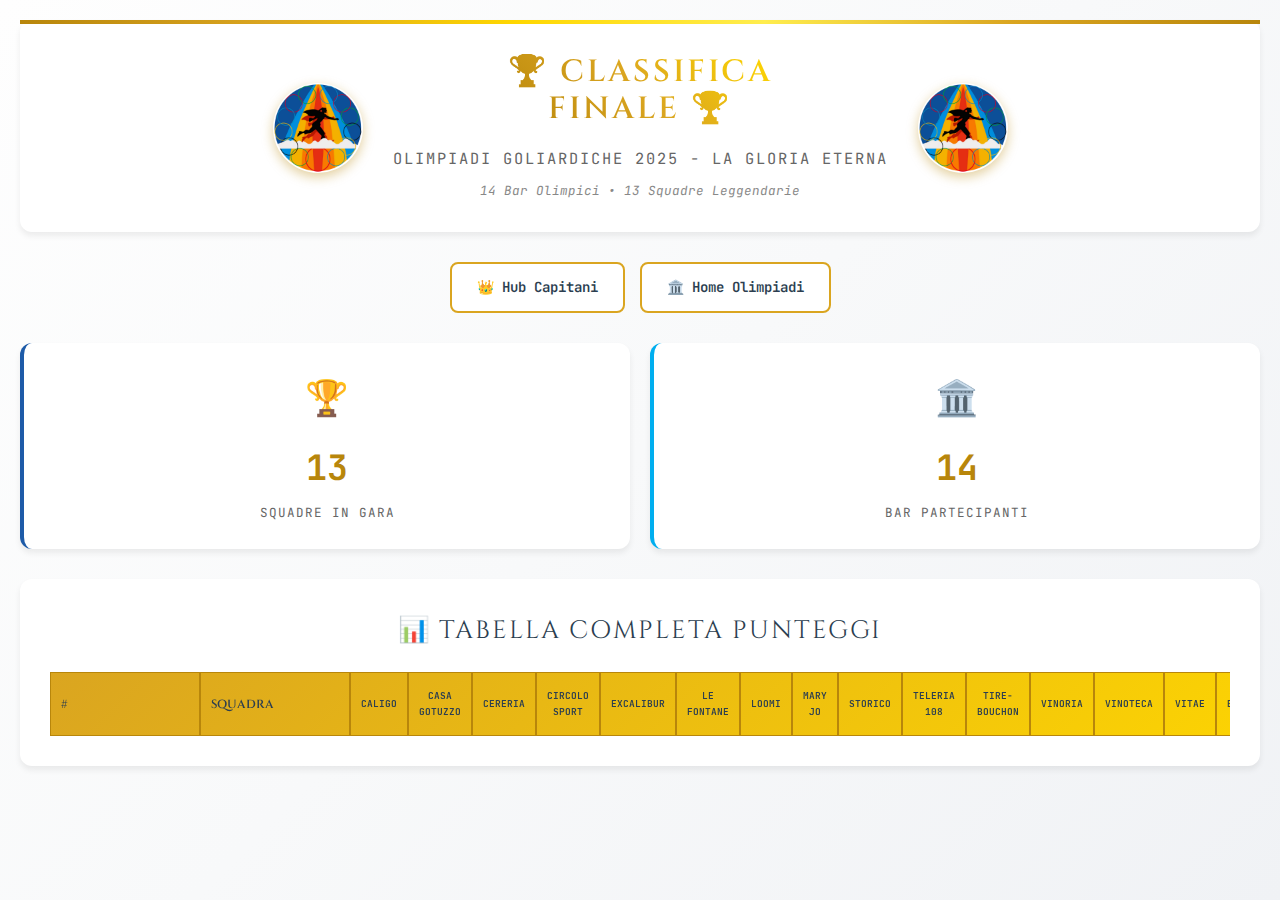
<file: index.html>
<!DOCTYPE html>
<html lang="it">
<head>
    <meta charset="UTF-8">
    <meta name="viewport" content="width=device-width, initial-scale=1.0">
    <title>CLASSIFICA FINALE - Olimpiadi Goliardiche 2025</title>
    <link rel="icon" type="image/png" href="Loghi Bar/Logo olimpiadi goliardiche.png">
    <link rel="stylesheet" href="styles.css">
    <style>
        /* Base styles */
        .scoreboard-container {
            max-width: 1400px;
            margin: 0 auto;
            padding: 20px;
            background: linear-gradient(135deg, #fefefe 0%, #f8f9fa 50%, #f0f2f5 100%);
            min-height: 100vh;
        }

        .scoreboard-header {
            text-align: center;
            padding: 30px 20px;
            background: #ffffff;
            border-radius: 12px;
            margin-bottom: 30px;
            box-shadow: 0 4px 6px rgba(0, 0, 0, 0.07);
            border-top: 4px solid;
            border-image: linear-gradient(90deg, #b8860b, #daa520, #ffd700, #ffed4e, #daa520, #b8860b) 1;
            position: relative;
            display: flex;
            align-items: center;
            justify-content: center;
            gap: 30px;
        }

        .olympic-logo-sync {
            width: 90px;
            height: 90px;
            background: url('Loghi Bar/Logo olimpiadi goliardiche.png') center/contain no-repeat;
            background-color: white;
            border-radius: 50%;
            box-shadow: 0 4px 12px rgba(184, 134, 11, 0.4);
            padding: 8px;
            cursor: pointer;
            transition: all 0.3s ease;
            flex-shrink: 0;
        }

        .olympic-logo-sync:hover {
            transform: scale(1.05);
        }

        .header-content {
            display: flex;
            flex-direction: column;
            align-items: center;
        }

        .scoreboard-title {
            font-family: 'Cinzel', serif;
            font-size: 2.2em;
            font-weight: 600;
            letter-spacing: 3px;
            background: linear-gradient(45deg, #b8860b, #daa520, #ffd700);
            -webkit-background-clip: text;
            background-clip: text;
            -webkit-text-fill-color: transparent;
            margin-bottom: 8px;
            text-transform: uppercase;
            line-height: 1.2;
        }

        .scoreboard-subtitle {
            font-size: 1.1em;
            color: #666;
            letter-spacing: 2px;
            text-transform: uppercase;
            margin-top: 10px;
        }

        /* Navigation */
        .nav-buttons {
            display: flex;
            gap: 15px;
            justify-content: center;
            margin-bottom: 30px;
            flex-wrap: wrap;
        }

        .nav-btn {
            padding: 12px 25px;
            border: 2px solid #daa520;
            background: white;
            color: #2c3e50;
            border-radius: 8px;
            font-family: 'JetBrains Mono', monospace;
            font-weight: 600;
            cursor: pointer;
            transition: all 0.3s ease;
            text-decoration: none;
            display: inline-block;
        }

        .nav-btn:hover {
            background: linear-gradient(135deg, #daa520, #ffd700);
            color: white;
            transform: translateY(-2px);
            box-shadow: 0 4px 12px rgba(184, 134, 11, 0.3);
        }

        /* Stats Section */
        .stats-section {
            display: grid;
            grid-template-columns: repeat(auto-fit, minmax(250px, 1fr));
            gap: 20px;
            margin-bottom: 30px;
        }

        .stat-card {
            background: white;
            padding: 25px;
            border-radius: 12px;
            box-shadow: 0 4px 6px rgba(0, 0, 0, 0.07);
            text-align: center;
            border-left: 4px solid #daa520;
        }

        .stat-card-icon {
            font-size: 2.5em;
            margin-bottom: 10px;
        }

        .stat-card-value {
            font-size: 2.5em;
            font-weight: bold;
            color: #b8860b;
            font-family: 'JetBrains Mono', monospace;
        }

        .stat-card-label {
            color: #666;
            margin-top: 5px;
            text-transform: uppercase;
            font-size: 0.9em;
            letter-spacing: 1px;
        }

        /* Desktop Table View */
        .desktop-view {
            display: block;
        }

        .mobile-view {
            display: none;
        }

        .score-table-wrapper {
            background: white;
            padding: 30px;
            border-radius: 12px;
            box-shadow: 0 4px 6px rgba(0, 0, 0, 0.07);
            overflow-x: auto;
            margin-bottom: 30px;
        }

        .table-header {
            font-family: 'Cinzel', serif;
            font-size: 1.8em;
            color: #2c3e50;
            margin-bottom: 20px;
            text-align: center;
            letter-spacing: 2px;
        }

        .score-table {
            width: 100%;
            border-collapse: separate;
            border-spacing: 0;
            font-family: 'JetBrains Mono', monospace;
            font-size: 0.85em;
        }

        .score-table thead {
            background: linear-gradient(135deg, #daa520, #ffd700);
            color: #2c3e50;
        }

        .score-table th {
            padding: 15px 10px;
            text-align: center;
            font-weight: 600;
            border: 1px solid #b8860b;
            position: sticky;
            top: 0;
            z-index: 10;
            text-transform: uppercase;
            font-size: 0.8em;
        }

        .score-table th.team-col {
            text-align: left;
            min-width: 150px;
            font-family: 'Cinzel', serif;
            font-size: 1em;
        }

        .score-table th.total-col {
            background: linear-gradient(135deg, #b8860b, #daa520);
            font-size: 1em;
            min-width: 100px;
        }

        .score-table tbody tr:nth-child(odd) {
            background: #fafafa;
        }

        .score-table tbody tr:nth-child(even) {
            background: #ffffff;
        }

        .score-table tbody tr:hover {
            background: linear-gradient(90deg, #fff8dc, #fffef0);
            transform: scale(1.01);
            box-shadow: 0 2px 8px rgba(184, 134, 11, 0.2);
        }

        .score-table td {
            padding: 12px 10px;
            text-align: center;
            border: 1px solid #e0e0e0;
        }

        .score-table td.team-name {
            text-align: left;
            font-weight: 600;
            color: #2c3e50;
            font-family: 'Cinzel', serif;
            font-size: 1em;
        }

        .score-table td.rank {
            font-weight: bold;
            font-size: 1.1em;
            color: #daa520;
        }

        .score-table td.total-score {
            font-weight: bold;
            font-size: 1.3em;
            color: #b8860b;
            background: linear-gradient(135deg, #fff8dc, #ffefd5);
        }

        .score-input {
            width: 60px;
            padding: 6px;
            border: 2px solid #e0e0e0;
            border-radius: 6px;
            text-align: center;
            font-family: 'JetBrains Mono', monospace;
            font-weight: 600;
            transition: all 0.3s ease;
        }

        .score-input:focus {
            outline: none;
            border-color: #daa520;
            box-shadow: 0 0 0 3px rgba(218, 165, 32, 0.1);
        }

        /* Mobile View Styles */
        .mobile-tabs {
            display: flex;
            gap: 10px;
            margin-bottom: 20px;
            background: white;
            padding: 15px;
            border-radius: 12px;
            box-shadow: 0 2px 4px rgba(0,0,0,0.1);
        }

        .mobile-tab {
            flex: 1;
            padding: 12px;
            background: #f5f5f5;
            border: 2px solid #e0e0e0;
            border-radius: 8px;
            text-align: center;
            font-family: 'JetBrains Mono', monospace;
            font-weight: 600;
            cursor: pointer;
            transition: all 0.3s ease;
        }

        .mobile-tab.active {
            background: linear-gradient(135deg, #daa520, #ffd700);
            color: white;
            border-color: #b8860b;
        }

        .mobile-search {
            background: white;
            padding: 20px;
            border-radius: 12px;
            margin-bottom: 20px;
            box-shadow: 0 2px 4px rgba(0,0,0,0.1);
        }

        .search-input {
            width: 100%;
            padding: 12px;
            border: 2px solid #daa520;
            border-radius: 8px;
            font-family: 'JetBrains Mono', monospace;
            font-size: 1em;
        }

        .bar-selector {
            width: 100%;
            padding: 12px;
            border: 2px solid #daa520;
            border-radius: 8px;
            font-family: 'JetBrains Mono', monospace;
            font-size: 1em;
            background: white;
        }

        /* Team Cards */
        .team-cards {
            display: flex;
            flex-direction: column;
            gap: 15px;
        }

        .team-card {
            background: white;
            padding: 20px;
            border-radius: 12px;
            box-shadow: 0 2px 8px rgba(0,0,0,0.1);
            border-left: 4px solid #daa520;
            transition: all 0.3s ease;
        }

        .team-card:hover {
            transform: translateX(5px);
            box-shadow: 0 4px 12px rgba(184, 134, 11, 0.3);
        }

        .team-card-header {
            display: flex;
            justify-content: space-between;
            align-items: center;
            margin-bottom: 15px;
            padding-bottom: 10px;
            border-bottom: 2px solid #f0f0f0;
        }

        .team-card-rank {
            font-size: 2em;
            font-weight: bold;
            color: #daa520;
            font-family: 'Cinzel', serif;
        }

        .team-card-name {
            font-size: 1.3em;
            font-weight: 600;
            color: #2c3e50;
            font-family: 'Cinzel', serif;
            flex: 1;
            margin: 0 15px;
        }

        .team-card-total {
            font-size: 2em;
            font-weight: bold;
            color: #b8860b;
            font-family: 'JetBrains Mono', monospace;
        }

        .team-card-scores {
            display: grid;
            grid-template-columns: repeat(2, 1fr);
            gap: 10px;
            margin-top: 15px;
        }

        .score-item {
            display: flex;
            justify-content: space-between;
            align-items: center;
            padding: 8px;
            background: #f8f9fa;
            border-radius: 6px;
            font-size: 0.85em;
        }

        .score-item-name {
            font-weight: 600;
            color: #555;
        }

        .score-item-value {
            font-weight: bold;
            color: #2c3e50;
            font-family: 'JetBrains Mono', monospace;
        }

        .expand-btn {
            width: 100%;
            padding: 10px;
            margin-top: 10px;
            background: #f0f0f0;
            border: none;
            border-radius: 6px;
            font-family: 'JetBrains Mono', monospace;
            cursor: pointer;
            transition: all 0.3s ease;
        }

        .expand-btn:hover {
            background: #daa520;
            color: white;
        }

        /* Bar View */
        .bar-view-container {
            background: white;
            padding: 20px;
            border-radius: 12px;
            box-shadow: 0 2px 8px rgba(0,0,0,0.1);
        }

        .bar-view-header {
            text-align: center;
            margin-bottom: 20px;
            padding-bottom: 15px;
            border-bottom: 2px solid #daa520;
        }

        .bar-view-title {
            font-family: 'Cinzel', serif;
            font-size: 1.5em;
            color: #2c3e50;
            margin-bottom: 10px;
        }

        .bar-scores-list {
            display: flex;
            flex-direction: column;
            gap: 10px;
        }

        .bar-score-item {
            display: flex;
            justify-content: space-between;
            align-items: center;
            padding: 15px;
            background: #f8f9fa;
            border-radius: 8px;
            border-left: 3px solid #daa520;
        }

        .bar-score-item:hover {
            background: #fff8dc;
        }

        .bar-team-rank {
            font-weight: bold;
            color: #daa520;
            margin-right: 10px;
            min-width: 30px;
        }

        .bar-team-name {
            flex: 1;
            font-weight: 600;
            color: #2c3e50;
        }

        .bar-team-score {
            font-size: 1.3em;
            font-weight: bold;
            color: #b8860b;
            font-family: 'JetBrains Mono', monospace;
        }

        .google-sheets-info {
            background: linear-gradient(135deg, #e8f5e9, #c8e6c9);
            padding: 15px;
            border-radius: 8px;
            margin-bottom: 20px;
            text-align: center;
            font-size: 0.9em;
            border-left: 4px solid #4caf50;
        }

        .sheets-status {
            font-weight: 600;
            color: #2e7d32;
        }

        /* Animations */
        @keyframes flame {
            0%, 100% { transform: scale(1) rotate(0deg); }
            25% { transform: scale(1.1) rotate(-5deg); }
            75% { transform: scale(1.1) rotate(5deg); }
        }

        .olympic-flame {
            display: inline-block;
            animation: flame 2s ease-in-out infinite;
        }

        /* Responsive */
        @media (max-width: 768px) {
            .desktop-view {
                display: none;
            }

            .mobile-view {
                display: block;
            }

            /* Riduzione spazi generali */
            .scoreboard-container {
                padding: 10px;
            }

            .scoreboard-header {
                padding: 20px 12px;
                margin-bottom: 15px;
                gap: 15px;
            }

            .olympic-logo-sync {
                width: 60px;
                height: 60px;
            }

            .scoreboard-title {
                font-size: 1.3em;
                letter-spacing: 1px;
                margin-bottom: 5px;
            }

            .scoreboard-subtitle {
                font-size: 0.75em;
                margin-top: 5px;
            }

            /* Google Sheets Info */
            .google-sheets-info {
                padding: 10px;
                margin-bottom: 12px;
                font-size: 0.8em;
            }

            /* Navigation buttons */
            .nav-buttons {
                gap: 8px;
                margin-bottom: 15px;
            }

            .nav-btn {
                padding: 8px 12px;
                font-size: 0.85em;
            }

            /* Stats section */
            .stats-section {
                grid-template-columns: repeat(2, 1fr);
                gap: 10px;
                margin-bottom: 15px;
            }

            .stat-card {
                padding: 10px;
            }

            .stat-card-icon {
                font-size: 1.8em;
                margin-bottom: 5px;
            }

            .stat-card-value {
                font-size: 1.5em;
            }

            .stat-card-label {
                font-size: 0.75em;
                margin-top: 3px;
            }

            /* Mobile tabs */
            .mobile-tabs {
                padding: 10px;
                gap: 8px;
                margin-bottom: 12px;
            }

            .mobile-tab {
                padding: 8px;
                font-size: 0.85em;
            }

            /* Mobile search */
            .mobile-search {
                padding: 12px;
                margin-bottom: 12px;
            }

            .search-input,
            .bar-selector {
                padding: 10px;
                font-size: 0.9em;
            }

            /* Team cards */
            .team-cards {
                gap: 10px;
            }

            .team-card {
                padding: 12px;
                margin-bottom: 0;
            }

            .team-card-header {
                margin-bottom: 10px;
                padding-bottom: 8px;
            }

            .team-card-rank {
                font-size: 1.5em;
            }

            .team-card-name {
                font-size: 1em;
                margin: 0 10px;
            }

            .team-card-total {
                font-size: 1.5em;
            }

            .team-card-scores {
                grid-template-columns: 1fr;
                gap: 6px;
                margin-top: 10px;
            }

            .score-item {
                padding: 6px;
                font-size: 0.8em;
            }

            .expand-btn {
                padding: 8px;
                margin-top: 8px;
                font-size: 0.85em;
            }

            /* Bar view */
            .bar-view-container {
                padding: 12px;
            }

            .bar-view-header {
                margin-bottom: 12px;
                padding-bottom: 10px;
            }

            .bar-view-title {
                font-size: 1.2em;
                margin-bottom: 5px;
            }

            .bar-scores-list {
                gap: 8px;
            }

            .bar-score-item {
                padding: 10px;
            }
        }
    </style>
</head>
<body>
    <div class="scoreboard-container">
        <!-- Header -->
        <div class="scoreboard-header">
            <div class="olympic-logo-sync"></div>
            <div class="header-content">
                <div class="scoreboard-title">🏆 CLASSIFICA<br>FINALE 🏆</div>
                <div class="scoreboard-subtitle">Olimpiadi Goliardiche 2025 - La Gloria Eterna</div>
                <div style="margin-top: 8px; color: #888; font-style: italic; font-size: 0.9em;">
                    14 Bar Olimpici • 13 Squadre Leggendarie
                </div>
            </div>
            <div class="olympic-logo-sync"></div>
        </div>

        <!-- Google Sheets Info -->
        <div class="google-sheets-info" id="sheetsInfo" style="display: none;">
            <div style="font-size: 0.9em; font-weight: 600;">📊 Ultimo aggiornamento: <span id="lastUpdate">-</span></div>
        </div>

        <!-- Navigation -->
        <div class="nav-buttons">
            <a href="hub-capitani.html" class="nav-btn">👑 Hub Capitani</a>
            <a href="homepage.html" class="nav-btn">🏛️ Home Olimpiadi</a>
        </div>

        <!-- Stats Overview -->
        <div class="stats-section">
            <div class="stat-card">
                <div class="stat-card-icon">🏆</div>
                <div class="stat-card-value" id="total-teams">13</div>
                <div class="stat-card-label">Squadre in Gara</div>
            </div>
            <div class="stat-card">
                <div class="stat-card-icon">🏛️</div>
                <div class="stat-card-value">14</div>
                <div class="stat-card-label">Bar Partecipanti</div>
            </div>
        </div>

        <!-- DESKTOP VIEW - Full Table -->
        <div class="desktop-view">
            <div class="score-table-wrapper">
                <div class="table-header">📊 TABELLA COMPLETA PUNTEGGI</div>
                <div style="overflow-x: auto;">
                    <table class="score-table" id="scoreTable">
                        <thead>
                            <tr>
                                <th class="team-col">#</th>
                                <th class="team-col">SQUADRA</th>
                                <th>CALIGO</th>
                                <th>CASA<br>GOTUZZO</th>
                                <th>CERERIA</th>
                                <th>CIRCOLO<br>SPORT</th>
                                <th>EXCALIBUR</th>
                                <th>LE<br>FONTANE</th>
                                <th>LOOMI</th>
                                <th>MARY JO</th>
                                <th>STORICO</th>
                                <th>TELERIA<br>108</th>
                                <th>TIRE-<br>BOUCHON</th>
                                <th>VINORIA</th>
                                <th>VINOTECA</th>
                                <th>VITAE</th>
                                <th>BONUS</th>
                                <th class="total-col">TOTALE</th>
                            </tr>
                        </thead>
                        <tbody id="scoreTableBody">
                        </tbody>
                    </table>
                </div>
            </div>
        </div>

        <!-- MOBILE VIEW - Cards & Bar View -->
        <div class="mobile-view">
            <!-- Mobile Tabs -->
            <div class="mobile-tabs">
                <div class="mobile-tab active" onclick="switchMobileView('classifica')">
                    🏆 Classifica
                </div>
                <div class="mobile-tab" onclick="switchMobileView('bar')">
                    🏛️ Per Bar
                </div>
            </div>

            <!-- Classifica View -->
            <div id="mobile-classifica-view">
                <div class="mobile-search">
                    <input type="text" class="search-input" id="searchTeam" placeholder="🔍 Cerca squadra..." onkeyup="filterTeams()">
                </div>
                <div class="team-cards" id="teamCards"></div>
            </div>

            <!-- Bar View -->
            <div id="mobile-bar-view" style="display: none;">
                <div class="mobile-search">
                    <select class="bar-selector" id="barSelector" onchange="showBarScores()">
                        <option value="">🏛️ Seleziona un Tempio...</option>
                        <option value="caligo">CALIGO</option>
                        <option value="casaGotuzzo">CASA GOTUZZO</option>
                        <option value="cereria">CERERIA</option>
                        <option value="circoloSport">CIRCOLO SPORT</option>
                        <option value="excalibur">EXCALIBUR</option>
                        <option value="leFontane">LE FONTANE</option>
                        <option value="loomi">LOOMI</option>
                        <option value="maryJo">MARY JO</option>
                        <option value="storico">STORICO</option>
                        <option value="teleria108">TELERIA 108</option>
                        <option value="tirebouchon">TIREBOUCHON</option>
                        <option value="vinoria">VINORIA</option>
                        <option value="vinoteca">VINOTECA</option>
                        <option value="vitae">VITAE</option>
                        <option value="bonus">BONUS</option>
                    </select>
                </div>
                <div class="bar-view-container" id="barViewContainer"></div>
            </div>
        </div>
    </div>

    <script>
        // Bar names mapping
        const BAR_NAMES = {
            caligo: 'CALIGO',
            casaGotuzzo: 'CASA GOTUZZO',
            cereria: 'CERERIA',
            circoloSport: 'CIRCOLO SPORT',
            excalibur: 'EXCALIBUR',
            leFontane: 'LE FONTANE',
            loomi: 'LOOMI',
            maryJo: 'MARY JO',
            storico: 'STORICO',
            teleria108: 'TELERIA 108',
            tirebouchon: 'TIREBOUCHON',
            vinoria: 'VINORIA',
            vinoteca: 'VINOTECA',
            vitae: 'VITAE',
            bonus: 'BONUS'
        };

        // Team data structure
        let teamsData = [];
        let googleSheetsId = '1aGLJYQEfh54yUvY6VvyJtbnf8tysTcYtNobDURq34RI'; // ID foglio Google Sheets
        let googleSheetsRange = 'Sheet1!A1:Q14'; // 13 teams + 1 header row

        // Initialize teams
        function initializeTeams() {
            teamsData = [];
            for (let i = 1; i <= 13; i++) {
                teamsData.push({
                    name: `Squadra ${i}`,
                    scores: {
                        caligo: 0,
                        casaGotuzzo: 0,
                        cereria: 0,
                        circoloSport: 0,
                        excalibur: 0,
                        leFontane: 0,
                        loomi: 0,
                        maryJo: 0,
                        storico: 0,
                        teleria108: 0,
                        tirebouchon: 0,
                        vinoria: 0,
                        vinoteca: 0,
                        vitae: 0,
                        bonus: 0
                    },
                    total: 0
                });
            }
        }

        // Generate desktop table
        function generateTable() {
            const tbody = document.getElementById('scoreTableBody');
            tbody.innerHTML = '';

            teamsData.forEach((team, index) => {
                const row = document.createElement('tr');
                row.innerHTML = `
                    <td class="rank">${index + 1}</td>
                    <td class="team-name">${team.name}</td>
                    <td><input type="number" class="score-input" data-team="${index}" data-game="caligo" value="${team.scores.caligo}" min="0" max="100"></td>
                    <td><input type="number" class="score-input" data-team="${index}" data-game="casaGotuzzo" value="${team.scores.casaGotuzzo}" min="0" max="100"></td>
                    <td><input type="number" class="score-input" data-team="${index}" data-game="cereria" value="${team.scores.cereria}" min="0" max="100"></td>
                    <td><input type="number" class="score-input" data-team="${index}" data-game="circoloSport" value="${team.scores.circoloSport}" min="0" max="100"></td>
                    <td><input type="number" class="score-input" data-team="${index}" data-game="excalibur" value="${team.scores.excalibur}" min="0" max="100"></td>
                    <td><input type="number" class="score-input" data-team="${index}" data-game="leFontane" value="${team.scores.leFontane}" min="0" max="100"></td>
                    <td><input type="number" class="score-input" data-team="${index}" data-game="loomi" value="${team.scores.loomi}" min="0" max="100"></td>
                    <td><input type="number" class="score-input" data-team="${index}" data-game="maryJo" value="${team.scores.maryJo}" min="0" max="100"></td>
                    <td><input type="number" class="score-input" data-team="${index}" data-game="storico" value="${team.scores.storico}" min="0" max="100"></td>
                    <td><input type="number" class="score-input" data-team="${index}" data-game="teleria108" value="${team.scores.teleria108}" min="0" max="100"></td>
                    <td><input type="number" class="score-input" data-team="${index}" data-game="tirebouchon" value="${team.scores.tirebouchon}" min="0" max="100"></td>
                    <td><input type="number" class="score-input" data-team="${index}" data-game="vinoria" value="${team.scores.vinoria}" min="0" max="100"></td>
                    <td><input type="number" class="score-input" data-team="${index}" data-game="vinoteca" value="${team.scores.vinoteca}" min="0" max="100"></td>
                    <td><input type="number" class="score-input" data-team="${index}" data-game="vitae" value="${team.scores.vitae}" min="0" max="100"></td>
                    <td><input type="number" class="score-input" data-team="${index}" data-game="bonus" value="${team.scores.bonus}" min="0" max="100"></td>
                    <td class="total-score">${team.total}</td>
                `;
                tbody.appendChild(row);
            });

            document.querySelectorAll('.score-input').forEach(input => {
                input.addEventListener('input', handleScoreInput);
            });
        }

        // Generate mobile cards
        function generateMobileCards() {
            const container = document.getElementById('teamCards');
            container.innerHTML = '';

            teamsData.forEach((team, index) => {
                const card = document.createElement('div');
                card.className = 'team-card';
                card.dataset.teamName = team.name.toLowerCase();

                const scoresHtml = Object.entries(team.scores).map(([key, value]) => {
                    if (value === 0) return '';
                    return `
                        <div class="score-item">
                            <span class="score-item-name">${BAR_NAMES[key]}</span>
                            <span class="score-item-value">${value}</span>
                        </div>
                    `;
                }).join('');

                card.innerHTML = `
                    <div class="team-card-header">
                        <div class="team-card-rank">#${index + 1}</div>
                        <div class="team-card-name">${team.name}</div>
                        <div class="team-card-total">${team.total}</div>
                    </div>
                    <div class="team-card-scores" id="scores-${index}" style="display: none;">
                        ${scoresHtml || '<div style="text-align: center; color: #999;">Nessun punteggio</div>'}
                    </div>
                    <button class="expand-btn" onclick="toggleScores(${index})">
                        <span id="expand-text-${index}">▼ Mostra Punteggi</span>
                    </button>
                `;
                container.appendChild(card);
            });
        }

        // Toggle score visibility in cards
        function toggleScores(index) {
            const scoresDiv = document.getElementById(`scores-${index}`);
            const expandText = document.getElementById(`expand-text-${index}`);

            if (scoresDiv.style.display === 'none') {
                scoresDiv.style.display = 'grid';
                expandText.textContent = '▲ Nascondi Punteggi';
            } else {
                scoresDiv.style.display = 'none';
                expandText.textContent = '▼ Mostra Punteggi';
            }
        }

        // Filter teams in mobile view
        function filterTeams() {
            const search = document.getElementById('searchTeam').value.toLowerCase();
            const cards = document.querySelectorAll('.team-card');

            cards.forEach(card => {
                const teamName = card.dataset.teamName;
                if (teamName.includes(search)) {
                    card.style.display = 'block';
                } else {
                    card.style.display = 'none';
                }
            });
        }

        // Switch mobile view
        function switchMobileView(view) {
            const tabs = document.querySelectorAll('.mobile-tab');
            tabs.forEach(tab => tab.classList.remove('active'));

            if (view === 'classifica') {
                event.target.classList.add('active');
                document.getElementById('mobile-classifica-view').style.display = 'block';
                document.getElementById('mobile-bar-view').style.display = 'none';
            } else {
                event.target.classList.add('active');
                document.getElementById('mobile-classifica-view').style.display = 'none';
                document.getElementById('mobile-bar-view').style.display = 'block';
            }
        }

        // Show scores for selected bar
        function showBarScores() {
            const barKey = document.getElementById('barSelector').value;
            const container = document.getElementById('barViewContainer');

            if (!barKey) {
                container.innerHTML = '<div style="text-align: center; padding: 40px; color: #999;">Seleziona un tempio per vedere i punteggi</div>';
                return;
            }

            // Sort teams by score for this bar
            const sortedTeams = [...teamsData].sort((a, b) => b.scores[barKey] - a.scores[barKey]);

            const html = `
                <div class="bar-view-header">
                    <div class="bar-view-title">🏛️ ${BAR_NAMES[barKey]}</div>
                    <div style="color: #666; font-size: 0.9em;">Punteggi di tutte le squadre</div>
                </div>
                <div class="bar-scores-list">
                    ${sortedTeams.map((team, index) => `
                        <div class="bar-score-item">
                            <span class="bar-team-rank">#${index + 1}</span>
                            <span class="bar-team-name">${team.name}</span>
                            <span class="bar-team-score">${team.scores[barKey]}</span>
                        </div>
                    `).join('')}
                </div>
            `;

            container.innerHTML = html;
        }

        // Handle score input
        function handleScoreInput(event) {
            const teamIndex = parseInt(event.target.dataset.team);
            const game = event.target.dataset.game;
            const value = parseInt(event.target.value) || 0;

            teamsData[teamIndex].scores[game] = value;
            setTimeout(calculateScores, 100);
        }

        // Calculate all scores
        function calculateScores() {
            teamsData.forEach(team => {
                team.total = Object.values(team.scores).reduce((sum, score) => sum + score, 0);
            });

            teamsData.sort((a, b) => b.total - a.total);

            // Update desktop table
            const tbody = document.getElementById('scoreTableBody');
            const rows = tbody.getElementsByTagName('tr');
            teamsData.forEach((team, index) => {
                if (rows[index]) {
                    rows[index].querySelector('.rank').textContent = index + 1;
                    rows[index].querySelector('.total-score').textContent = team.total;
                }
            });

            // Update mobile cards
            generateMobileCards();

            // Update stats
            updateStats();
            saveData();
        }

        // Update statistics
        function updateStats() {
            // Update dynamic team count
            document.getElementById('total-teams').textContent = teamsData.length;
        }

        // Save to localStorage
        function saveData() {
            try {
                localStorage.setItem('olimpiadiClassifica', JSON.stringify(teamsData));
            } catch (error) {
                console.error('Errore salvataggio:', error);
            }
        }

        // Load from localStorage
        function loadData() {
            try {
                const saved = localStorage.getItem('olimpiadiClassifica');
                if (saved) {
                    teamsData = JSON.parse(saved);
                    generateTable();
                    generateMobileCards();
                    calculateScores();
                    return true;
                }
            } catch (error) {
                console.error('Errore caricamento:', error);
            }
            return false;
        }

        // Google Sheets Integration - Using JSONP to avoid CORS
        function loadFromGoogleSheets(showAlert = true) {
            // Usa l'ID hardcodato (può essere sovrascritto tramite prompt se necessario)
            const sheetId = googleSheetsId;

            // Setup google.visualization namespace if not exists
            if (!window.google) {
                window.google = {};
            }
            if (!window.google.visualization) {
                window.google.visualization = {};
            }
            if (!window.google.visualization.Query) {
                window.google.visualization.Query = {};
            }

            // Define the callback that Google Sheets will call
            window.google.visualization.Query.setResponse = function(response) {
                try {
                    if (response.table && response.table.rows) {
                        parseGoogleSheetsData(response.table.rows);
                        document.getElementById('sheetsInfo').style.display = 'block';
                        document.getElementById('lastUpdate').textContent = new Date().toLocaleString('it-IT');
                        console.log('✅ Dati caricati da Google Sheets:', response.table.rows.length, 'squadre');
                        if (showAlert) {
                            alert('✅ Dati caricati da Google Sheets!\n\n' + response.table.rows.length + ' squadre importate!');
                        }
                    } else {
                        throw new Error('Formato dati non valido');
                    }
                } catch (error) {
                    console.error('Errore Google Sheets:', error);
                    if (showAlert) {
                        alert('❌ Errore nel caricamento da Google Sheets.\n\nDettaglio: ' + error.message + '\n\nAssicurati che:\n1. Il foglio sia pubblico\n2. L\'ID sia corretto\n3. Il formato sia: SQUADRA | CALIGO | CASA GOTUZZO | ... | BONUS');
                    }
                } finally {
                    // Cleanup: remove script tag
                    const scriptTag = document.getElementById('googlesheet-script');
                    if (scriptTag) scriptTag.remove();
                }
            };

            // Remove old script if exists
            const oldScript = document.getElementById('googlesheet-script');
            if (oldScript) oldScript.remove();

            // Create script tag for JSONP request
            const script = document.createElement('script');
            script.id = 'googlesheet-script';
            script.src = `https://docs.google.com/spreadsheets/d/${sheetId}/gviz/tq?tqx=out:json&tq=&gid=0`;

            // Handle script load errors
            script.onerror = function() {
                alert('❌ Errore nel caricamento da Google Sheets.\n\nAssicurati che:\n1. Il foglio sia pubblico ("Chiunque con il link può visualizzare")\n2. L\'ID sia corretto\n3. Hai una connessione internet attiva');
                script.remove();
            };

            // Append script to document to trigger request
            document.head.appendChild(script);
        }

        // Parse Google Sheets data
        function parseGoogleSheetsData(rows) {
            // Assuming first row is header, starting from row 1 (index 0)
            teamsData = [];

            for (let i = 0; i < rows.length && i < 13; i++) {
                const row = rows[i];
                if (!row.c || !row.c[0]) continue;

                // Helper function to safely parse numbers
                const getScore = (cell) => {
                    if (!cell || cell.v === null || cell.v === undefined) return 0;
                    return Math.round(Number(cell.v)) || 0;
                };

                const team = {
                    name: row.c[0]?.v || `Squadra ${i + 1}`,
                    scores: {
                        caligo: getScore(row.c[1]),
                        casaGotuzzo: getScore(row.c[2]),
                        cereria: getScore(row.c[3]),
                        circoloSport: getScore(row.c[4]),
                        excalibur: getScore(row.c[5]),
                        leFontane: getScore(row.c[6]),
                        loomi: getScore(row.c[7]),
                        maryJo: getScore(row.c[8]),
                        storico: getScore(row.c[9]),
                        teleria108: getScore(row.c[10]),
                        tirebouchon: getScore(row.c[11]),
                        vinoria: getScore(row.c[12]),
                        vinoteca: getScore(row.c[13]),
                        vitae: getScore(row.c[14]),
                        bonus: getScore(row.c[15])
                    },
                    total: 0
                };

                teamsData.push(team);
            }

            console.log('📊 Dati caricati:', teamsData.length, 'squadre');
            generateTable();
            generateMobileCards();
            calculateScores();
        }

        // Export data
        function exportData() {
            const dataStr = JSON.stringify(teamsData, null, 2);
            const dataBlob = new Blob([dataStr], { type: 'application/json' });
            const url = URL.createObjectURL(dataBlob);

            const link = document.createElement('a');
            link.href = url;
            link.download = `olimpiadi_classifica_${new Date().toISOString().split('T')[0]}.json`;
            link.click();

            URL.revokeObjectURL(url);
            alert('📊 Dati esportati con successo!');
        }

        // Long press sul logo per sincronizzare (5 secondi, silenzioso)
        let longPressTimer = null;

        function initLogoLongPress() {
            const logo = document.querySelector('.olympic-logo-sync');
            if (!logo) return;

            const startPress = (e) => {
                // Animazione visiva sul logo stesso
                logo.style.transform = 'scale(1.1)';
                logo.style.boxShadow = '0 0 20px rgba(218, 165, 32, 0.8)';

                longPressTimer = setTimeout(() => {
                    // Dopo 5 secondi, sincronizza silenziosamente
                    logo.style.transform = 'scale(1)';
                    logo.style.boxShadow = '0 4px 12px rgba(184, 134, 11, 0.4)';
                    loadFromGoogleSheets(true);
                }, 5000);
            };

            const endPress = () => {
                if (longPressTimer) {
                    clearTimeout(longPressTimer);
                    longPressTimer = null;
                }
                logo.style.transform = 'scale(1)';
                logo.style.boxShadow = '0 4px 12px rgba(184, 134, 11, 0.4)';
            };

            // Eventi mouse
            logo.addEventListener('mousedown', startPress);
            logo.addEventListener('mouseup', endPress);
            logo.addEventListener('mouseleave', endPress);

            // Eventi touch per mobile
            logo.addEventListener('touchstart', (e) => {
                e.preventDefault();
                startPress(e);
            });
            logo.addEventListener('touchend', endPress);
            logo.addEventListener('touchcancel', endPress);
        }

        // Initialize on page load
        document.addEventListener('DOMContentLoaded', () => {
            // SEMPRE carica da Google Sheets per avere dati aggiornati (silenzioso)
            console.log('📊 Caricamento automatico da Google Sheets...');
            loadFromGoogleSheets(false); // false = nessun alert popup

            // Inizializza long press sul logo
            initLogoLongPress();

            console.log('%c🏺 CLASSIFICA OLIMPICA CARICATA',
                'color: #daa520; font-size: 16px; font-weight: bold;');
            console.log('%cVista mobile con cards e filtri per bar attivata!',
                'color: #666; font-size: 12px;');
            console.log('%c💡 TIP: Tieni premuto il logo per 3 secondi per sincronizzare!',
                'color: #daa520; font-size: 12px;');
        });
    </script>
</body>
</html>
</file>
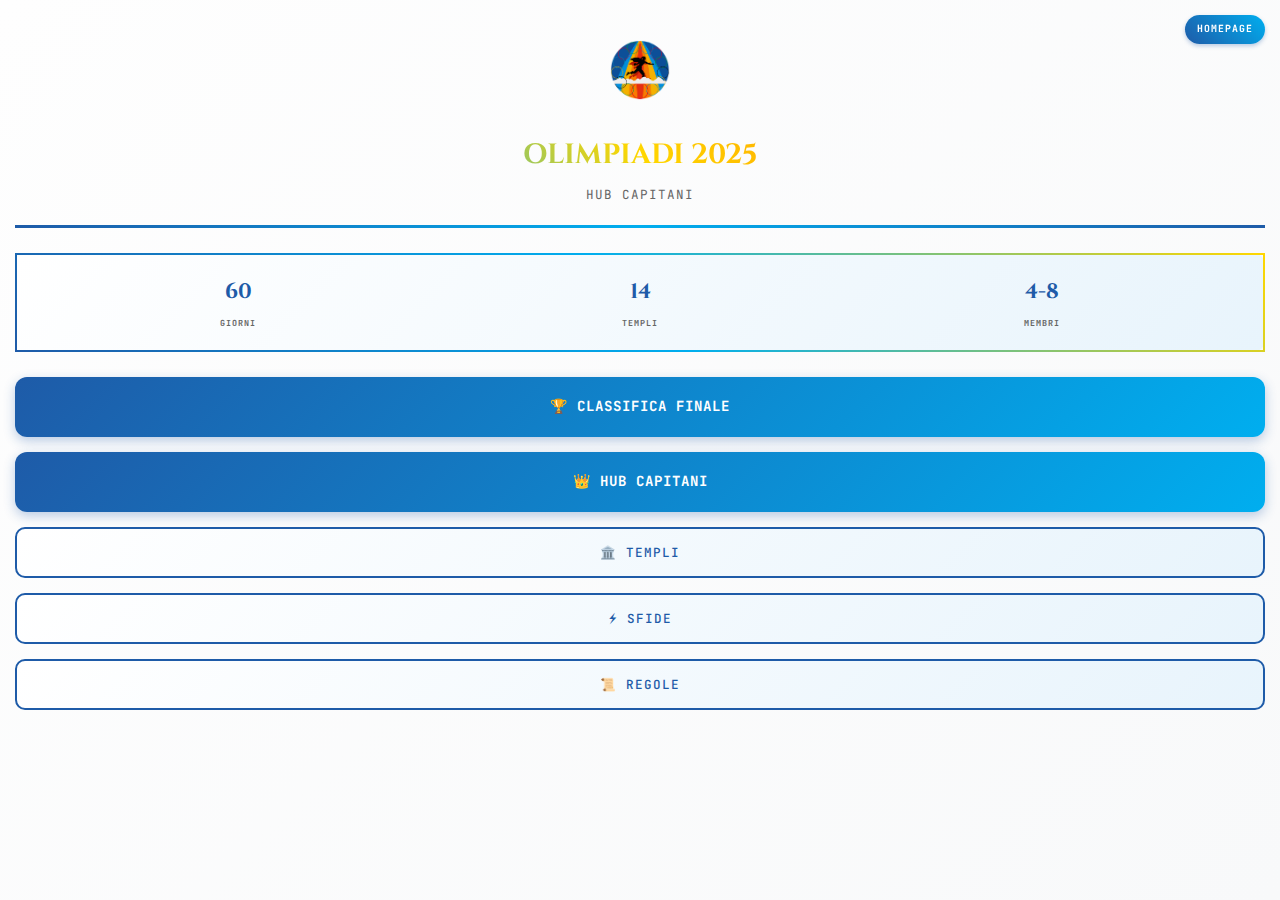
<file: homepage.html>
<!DOCTYPE html>
<html lang="it">
<head>
    <meta charset="UTF-8">
    <meta name="viewport" content="width=device-width, initial-scale=1.0">
    <title>OLIMPIADI GOLIARDICHE 2025 - Benvenuto Capitani</title>
    <link rel="icon" type="image/png" href="Loghi Bar/Logo olimpiadi goliardiche.png">
    <link rel="stylesheet" href="styles.css">
</head>
<body>
    <div class="version-tag">HOMEPAGE</div>
    
    <div class="mobile-container">
        <div class="mobile-header">
            <div class="mobile-logo"><img src="Loghi Bar/Logo olimpiadi goliardiche.png" alt="Logo Olimpiadi" style="width: 60px; height: 60px; object-fit: contain;"></div>
            <h1>OLIMPIADI 2025</h1>
            <div class="mobile-subtitle">Hub Capitani</div>
        </div>

        <div class="quick-stats">
            <div class="quick-stat">60 <span>giorni</span></div>
            <div class="quick-stat">14 <span>templi</span></div>
            <div class="quick-stat">4-8 <span>membri</span></div>
        </div>

        <div class="action-buttons">
            <a href="index.html" class="primary-btn">🏆 Classifica Finale</a>
            <a href="hub-capitani.html" class="primary-btn">👑 Hub Capitani</a>
            <button class="secondary-btn" onclick="toggleSection('templi')">🏛️ Templi</button>
            <button class="secondary-btn" onclick="toggleSection('sfide')">⚡ Sfide</button>
            <button class="secondary-btn" onclick="toggleSection('regole')">📜 Regole</button>
        </div>

        <!-- MOBILE SECTIONS -->
        <div class="mobile-section" id="section-templi" style="display: none;">
            <h3>🏛️ I 14 Templi</h3>
            <div class="temple-list">
                <div class="temple-item"><strong>CALIGO</strong> • Tutti i giorni 7-2</div>
                <div class="temple-item"><strong>CASA GOTUZZO</strong> • Lun-Dom 7-24</div>
                <div class="temple-item"><strong>CERERIA</strong> • Lun-Dom 18-1</div>
                <div class="temple-item"><strong>CIRCOLO SPORT</strong> • Lun-Sab 8:30-12:30/15-20</div>
                <div class="temple-item"><strong>EXCALIBUR</strong> • Mar-Dom 18-1</div>
                <div class="temple-item"><strong>LE FONTANE</strong> • Lun-Dom 8-24</div>
                <div class="temple-item"><strong>LOOMI</strong> • Mar-Dom 18:30-1</div>
                <div class="temple-item"><strong>MARY JO</strong> • Lun-Dom 6:30-21</div>
                <div class="temple-item"><strong>STORICO</strong> • Tutti i giorni 6:30-1</div>
                <div class="temple-item"><strong>TELERIA 108</strong> • Lun-Dom 7-24</div>
                <div class="temple-item"><strong>TIREBOUCHON</strong> • Lun-Sab 18:30-1</div>
                <div class="temple-item"><strong>VINORIA</strong> • Mar-Dom 18-24</div>
                <div class="temple-item"><strong>VINOTECA</strong> • Lun-Dom 18-1</div>
                <div class="temple-item"><strong>VITAE</strong> • Lun-Dom 7-1</div>
            </div>
        </div>

        <div class="mobile-section" id="section-sfide" style="display: none;">
            <h3>⚡ Tipi di Sfide</h3>
            <div class="challenge-list">
                <div class="challenge-item">🧠 <strong>Quiz</strong> - Cultura olimpica</div>
                <div class="challenge-item">🎭 <strong>Teatro</strong> - Performance artistiche</div>
                <div class="challenge-item">🎨 <strong>Creatività</strong> - Opere originali</div>
                <div class="challenge-item">😅 <strong>Penitenze</strong> - Prove di coraggio</div>
                <div class="challenge-item">🔍 <strong>Enigmi</strong> - Misteri da risolvere</div>
                <div class="challenge-item">🏆 <strong>Gran Finale</strong> - Prova suprema</div>
            </div>
        </div>

        <div class="mobile-section" id="section-regole" style="display: none;">
            <h3>📜 Regole Base</h3>
            <div class="rules-list">
                <div class="rule-item">✅ Rispetto per templi e clienti</div>
                <div class="rule-item">✅ Fair play sempre</div>
                <div class="rule-item">✅ Squadra 4-8 membri</div>
                <div class="rule-item">❌ No disturbo nei locali</div>
                <div class="rule-item">❌ No eccessi alcolici</div>
                <div class="rule-item">❌ No danni alle proprietà</div>
            </div>
        </div>
    </div>

    <!-- Welcome Animation Overlay -->
    <div id="welcome-overlay" class="feedback-overlay" style="display: none;">
        <div class="feedback-content">
            <div class="greek-vase"><img src="Loghi Bar/Logo olimpiadi goliardiche.png" alt="Logo Olimpiadi" style="width: 80px; height: 80px; object-fit: contain;"></div>
            <h2>Benvenuto nelle Olimpiadi Goliardiche 2025!</h2>
            <p>Preparati per 60 giorni di sfide epiche.<br>
            Che gli dèi benedicano la tua squadra!</p>
            <div class="olympic-flame">🔥</div>
        </div>
    </div>

    <script>
        let activeSection = null;

        function toggleSection(sectionName) {
            const section = document.getElementById('section-' + sectionName);
            const buttons = document.querySelectorAll('.secondary-btn');
            
            // Hide all sections first
            document.querySelectorAll('.mobile-section').forEach(s => s.style.display = 'none');
            
            // Reset all buttons
            buttons.forEach(btn => btn.classList.remove('active'));
            
            if (activeSection === sectionName) {
                // If clicking the same section, close it
                activeSection = null;
            } else {
                // Show the clicked section
                section.style.display = 'block';
                event.target.classList.add('active');
                activeSection = sectionName;
                
                // Smooth scroll to section
                section.scrollIntoView({ behavior: 'smooth', block: 'start' });
            }
        }

        // Show welcome on first visit
        document.addEventListener('DOMContentLoaded', function() {
            if (!localStorage.getItem('welcomeShownMobile')) {
                setTimeout(() => {
                    document.getElementById('welcome-overlay').style.display = 'block';
                    localStorage.setItem('welcomeShownMobile', 'true');
                }, 800);
            }

            document.getElementById('welcome-overlay').addEventListener('click', function() {
                this.style.display = 'none';
            });
        });

        console.log('%c🏺 OLIMPIADI MOBILE', 'color: #1e5ba8; font-size: 14px; font-weight: bold;');
    </script>
</body>
</html>
</file>
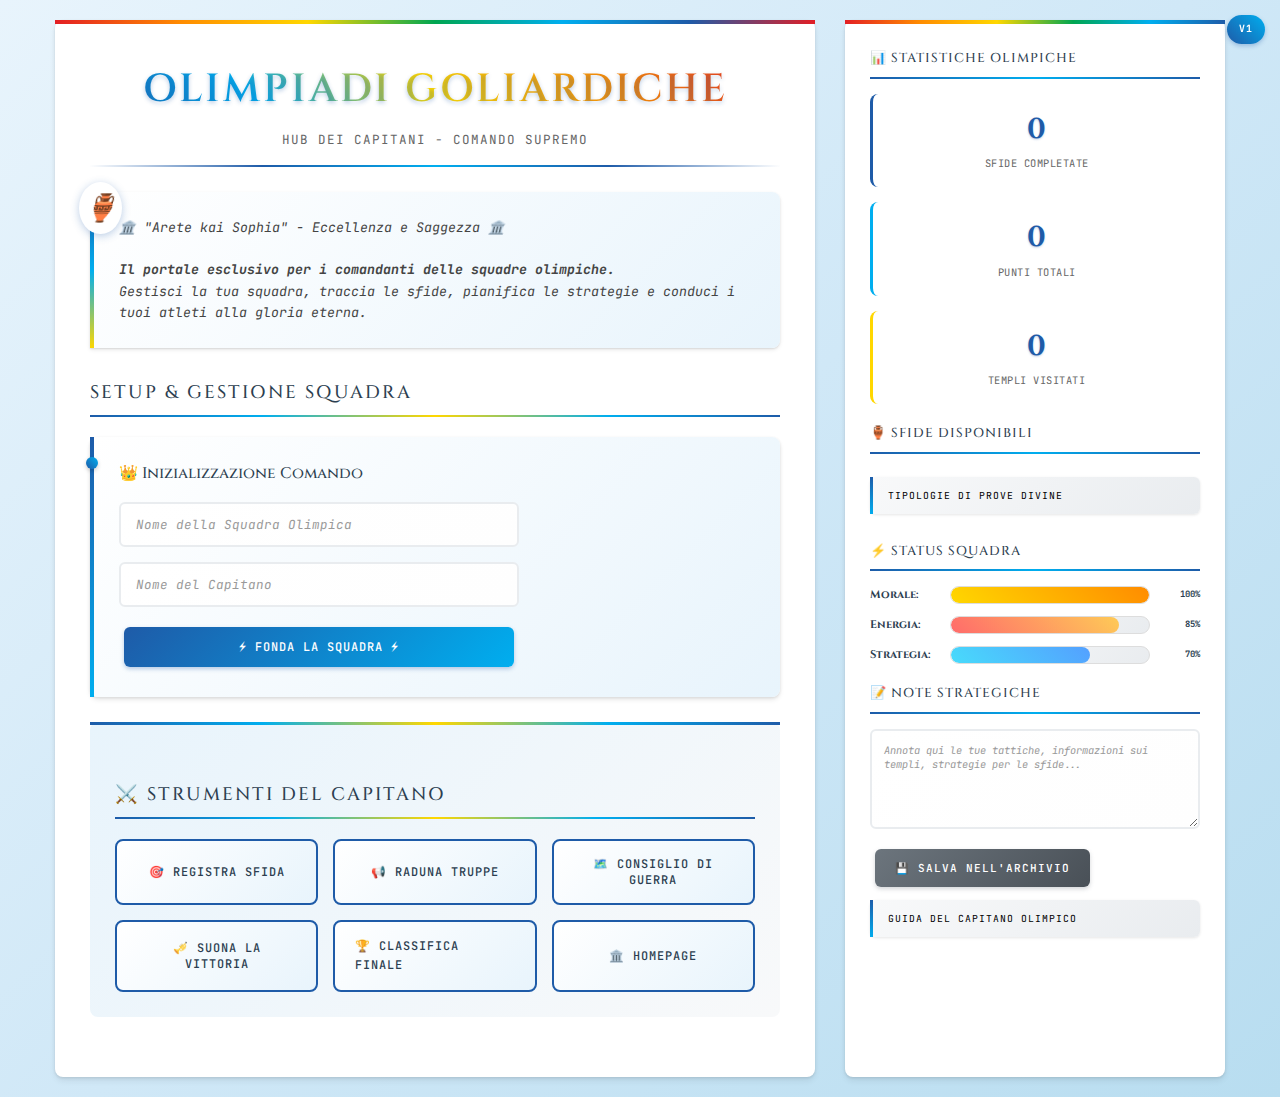
<file: hub-capitani.html>
<!DOCTYPE html>
<html lang="it">
<head>
    <meta charset="UTF-8">
    <meta name="viewport" content="width=device-width, initial-scale=1.0">
    <title>OLIMPIADI GOLIARDICHE - Hub Capitani</title>
    <link rel="icon" type="image/png" href="Loghi Bar/Logo olimpiadi goliardiche.png">
    <link rel="stylesheet" href="styles.css">
</head>
<body class="desktop-version">
    <div class="version-tag">V1</div>
    
    <!-- MOBILE VERSION -->
    <div class="mobile-container" id="mobile-version">
        <div class="mobile-header">
            <div class="mobile-logo"><img src="Loghi Bar/Logo olimpiadi goliardiche.png" alt="Logo Olimpiadi" style="width: 60px; height: 60px; object-fit: contain;"></div>
            <h1>HUB CAPITANO</h1>
            <div class="mobile-subtitle">Gestione Olimpica</div>
        </div>

        <div id="mobile-welcome" class="mobile-section">
            <h3>👑 Crea la Squadra</h3>
            <div style="display: flex; flex-direction: column; gap: 12px;">
                <input type="text" id="mobile-team-name" placeholder="Nome Squadra" style="padding: 12px; border: 2px solid #1e5ba8; border-radius: 8px; font-family: 'JetBrains Mono', monospace;">
                <input type="text" id="mobile-captain-name" placeholder="Nome Capitano" style="padding: 12px; border: 2px solid #1e5ba8; border-radius: 8px; font-family: 'JetBrains Mono', monospace;">
                <button id="mobile-create-team" class="primary-btn">⚡ Fonda Squadra</button>
            </div>
        </div>

        <div id="mobile-dashboard" class="mobile-section" style="display: none;">
            <h3 id="mobile-team-display">🏆 Squadra</h3>
            <div class="quick-stats">
                <div class="quick-stat" id="mobile-challenges">0 <span>sfide</span></div>
                <div class="quick-stat" id="mobile-points">0 <span>punti</span></div>
                <div class="quick-stat" id="mobile-members">1 <span>membri</span></div>
            </div>
            
            <div class="action-buttons">
                <button class="primary-btn" onclick="showMobileModal()">🎯 Registra Sfida</button>
                <a href="index.html" class="primary-btn" style="text-decoration: none; text-align: center;">🏆 Classifica</a>
                <button class="secondary-btn" onclick="toggleMobileSection('membri')">⚔️ Gestisci Membri</button>
                <button class="secondary-btn" onclick="toggleMobileSection('tools')">🛠️ Strumenti</button>
            </div>
        </div>

        <div class="mobile-section" id="mobile-section-membri" style="display: none;">
            <h3>⚔️ Membri Squadra</h3>
            <div id="mobile-members-list"></div>
            <div style="display: flex; gap: 10px; margin-top: 15px;">
                <input type="text" id="mobile-new-member" placeholder="Nuovo membro" style="flex: 1; padding: 10px; border: 2px solid #1e5ba8; border-radius: 6px;">
                <button id="mobile-add-member" class="secondary-btn" style="padding: 10px 15px;">➕</button>
            </div>
        </div>

        <div class="mobile-section" id="mobile-section-tools" style="display: none;">
            <h3>🛠️ Strumenti Capitano</h3>
            <div class="action-buttons">
                <button class="secondary-btn" onclick="mobileAction('rally')">📢 Raduna</button>
                <button class="secondary-btn" onclick="mobileAction('strategy')">🗺️ Strategia</button>
                <button class="secondary-btn" onclick="mobileAction('victory')">🎺 Vittoria</button>
            </div>
        </div>
    </div>

    <!-- DESKTOP VERSION -->
    <div class="main-container" id="desktop-version">
        
        <!-- LEFT COLUMN - MAIN CONTENT -->
        <div class="main-content">
            <h1>OLIMPIADI GOLIARDICHE</h1>
            <div class="tagline">Hub dei Capitani - Comando Supremo</div>
            
            <div class="greek-quote">
                🏛️ <em>"Arete kai Sophia"</em> - Eccellenza e Saggezza 🏛️<br><br>
                <strong>Il portale esclusivo per i comandanti delle squadre olimpiche.</strong><br>
                Gestisci la tua squadra, traccia le sfide, pianifica le strategie e conduci i tuoi atleti alla gloria eterna.
            </div>

            <h2>Setup & Gestione Squadra</h2>
            
            <div id="welcome-section" class="olympic-step active-step">
                <h4>👑 Inizializzazione Comando</h4>
                <div class="team-form">
                    <input type="text" id="team-name" placeholder="Nome della Squadra Olimpica" maxlength="30">
                    <input type="text" id="captain-name" placeholder="Nome del Capitano" maxlength="25">
                    <button id="create-team-btn" class="btn">⚡ Fonda la Squadra ⚡</button>
                </div>
            </div>
            
            <div id="dashboard-section" class="olympic-step" style="display: none;">
                <h4 id="team-display">🏆 Squadra: <span id="team-name-display"></span></h4>
                <p class="captain-info">Comandata dal Capitano <strong id="captain-name-display"></strong></p>
                
                <div class="members-management">
                    <h3>⚔️ Gestione Membri</h3>
                    <div id="members-list" class="members-grid"></div>
                    <div class="add-member-form">
                        <input type="text" id="new-member" placeholder="Aggiungi nuovo atleta" maxlength="25">
                        <button id="add-member-btn" class="btn-secondary">➕</button>
                    </div>
                    <p class="member-count">Atleti nella squadra: <span id="member-count">1</span>/8</p>
                </div>
            </div>

            <div class="olympic-tools">
                <h2>⚔️ Strumenti del Capitano</h2>
                <div class="tools-grid">
                    <button class="tool-btn" id="add-challenge">🎯 Registra Sfida</button>
                    <button class="tool-btn" id="rally-troops">📢 Raduna Truppe</button>
                    <button class="tool-btn" id="strategy-meeting">🗺️ Consiglio di Guerra</button>
                    <button class="tool-btn" id="victory-horn">🎺 Suona la Vittoria</button>
                    <a href="index.html" class="tool-btn" style="text-decoration: none; display: flex; align-items: center; justify-content: center;">🏆 Classifica Finale</a>
                    <a href="homepage.html" class="tool-btn" style="text-decoration: none; display: flex; align-items: center; justify-content: center;">🏛️ Homepage</a>
                </div>
            </div>
        </div>

        <!-- RIGHT COLUMN - SIDEBAR -->
        <div class="sidebar">
            
            <h2>📊 Statistiche Olimpiche</h2>
            <div class="stats-overview">
                <div class="stat-card">
                    <div class="stat-number" id="challenges-completed">0</div>
                    <div class="stat-label">Sfide Completate</div>
                </div>
                <div class="stat-card">
                    <div class="stat-number" id="total-points">0</div>
                    <div class="stat-label">Punti Totali</div>
                </div>
                <div class="stat-card">
                    <div class="stat-number" id="bars-visited">0</div>
                    <div class="stat-label">Templi Visitati</div>
                </div>
            </div>

            <h2>🏺 Sfide Disponibili</h2>
            <button class="collapsible">Tipologie di Prove Divine</button>
            <div class="collapsible-content">
                <div class="challenge-types">
                    <div class="challenge-type">
                        <h4>🧠 Quiz Olimpico</h4>
                        <p>Prove di conoscenza sulla storia antica</p>
                    </div>
                    <div class="challenge-type">
                        <h4>🎭 Performance Teatrale</h4>
                        <p>Esibizioni artistiche degne degli dèi</p>
                    </div>
                    <div class="challenge-type">
                        <h4>🎨 Creatività Divina</h4>
                        <p>Opere d'arte ispirate dal monte Olimpo</p>
                    </div>
                    <div class="challenge-type">
                        <h4>😅 Penitenze Goliardiche</h4>
                        <p>Prove di coraggio e spirito olimpico</p>
                    </div>
                    <div class="challenge-type">
                        <h4>🔍 Enigmi Ancestrali</h4>
                        <p>Codici cifrati degli antichi sapienti</p>
                    </div>
                    <div class="challenge-type">
                        <h4>🏆 Gran Finale</h4>
                        <p>La prova suprema per la gloria eterna</p>
                    </div>
                </div>
            </div>

            <h2>⚡ Status Squadra</h2>
            <div class="status-meters">
                <div class="status-item">
                    <span class="status-label">Morale:</span>
                    <div class="status-bar">
                        <div class="status-fill morale" id="morale-bar" style="width: 100%;"></div>
                    </div>
                    <span class="status-value">100%</span>
                </div>
                <div class="status-item">
                    <span class="status-label">Energia:</span>
                    <div class="status-bar">
                        <div class="status-fill energy" id="energy-bar" style="width: 85%;"></div>
                    </div>
                    <span class="status-value">85%</span>
                </div>
                <div class="status-item">
                    <span class="status-label">Strategia:</span>
                    <div class="status-bar">
                        <div class="status-fill strategy" id="strategy-bar" style="width: 70%;"></div>
                    </div>
                    <span class="status-value">70%</span>
                </div>
            </div>

            <h2>📝 Note Strategiche</h2>
            <div class="notes-section">
                <textarea id="strategy-notes" placeholder="Annota qui le tue tattiche, informazioni sui templi, strategie per le sfide..."></textarea>
                <button id="save-notes" class="btn-secondary">💾 Salva nell'Archivio</button>
            </div>

            <button class="collapsible">Guida del Capitano Olimpico</button>
            <div class="collapsible-content">
                <div class="guide-content">
                    <h3>👑 Doveri del Capitano</h3>
                    <ul>
                        <li>Guidare la squadra verso la vittoria</li>
                        <li>Gestire le risorse e le strategie</li>
                        <li>Motivare gli atleti nelle difficoltà</li>
                        <li>Registrare le sfide completate</li>
                    </ul>
                    
                    <h3>🏆 Obiettivi Olimpici</h3>
                    <ul>
                        <li>Completare almeno 10 sfide diverse</li>
                        <li>Visitare tutti i templi sacri</li>
                        <li>Mantenere alto il morale della squadra</li>
                        <li>Conquistare la gloria eterna</li>
                    </ul>
                </div>
            </div>
        </div>
    </div>

    <!-- MODAL: Challenge Registration -->
    <div id="challenge-modal" class="modal">
        <div class="modal-content">
            <span class="close">&times;</span>
            <h2>🎯 Registrazione Sfida Olimpica</h2>
            
            <form id="challenge-form">
                <div class="form-group">
                    <label>🏛️ Nome del Tempio/Bar:</label>
                    <input type="text" id="bar-name" placeholder="Es. Tempio di Dioniso, Bar Olimpo..." required>
                </div>
                
                <div class="form-group">
                    <label>⚡ Tipo di Sfida:</label>
                    <select id="challenge-type" required>
                        <option value="">Seleziona il tipo di prova</option>
                        <option value="quiz">🧠 Quiz Olimpico</option>
                        <option value="performance">🎭 Performance Teatrale</option>
                        <option value="creativity">🎨 Creatività Divina</option>
                        <option value="penalty">😅 Penitenze Goliardiche</option>
                        <option value="code">🔍 Enigmi Ancestrali</option>
                        <option value="final">🏆 Gran Finale</option>
                    </select>
                </div>
                
                <div class="form-group">
                    <label>🏆 Punti Conquistati:</label>
                    <input type="number" id="points-earned" placeholder="0-100" min="0" max="100">
                </div>
                
                <div class="form-group">
                    <label>📜 Note della Battaglia:</label>
                    <textarea id="challenge-notes" placeholder="Descrivi come si è svolta la sfida, le difficoltà incontrate, le strategie utilizzate..."></textarea>
                </div>
                
                <div class="modal-buttons">
                    <button type="submit" class="btn">✅ Registra nella Storia</button>
                    <button type="button" id="cancel-challenge" class="btn-secondary">❌ Annulla</button>
                </div>
            </form>
        </div>
    </div>

    <!-- Action Feedback Overlay -->
    <div id="feedback-overlay" class="feedback-overlay">
        <div class="feedback-content">
            <div class="greek-vase"><img src="Loghi Bar/Logo olimpiadi goliardiche.png" alt="Logo Olimpiadi" style="width: 80px; height: 80px; object-fit: contain;"></div>
            <h2 id="feedback-title"></h2>
            <p id="feedback-message"></p>
            <div class="olympic-flame">🔥</div>
        </div>
    </div>

    <script src="script.js"></script>
</body>
</html>
</file>
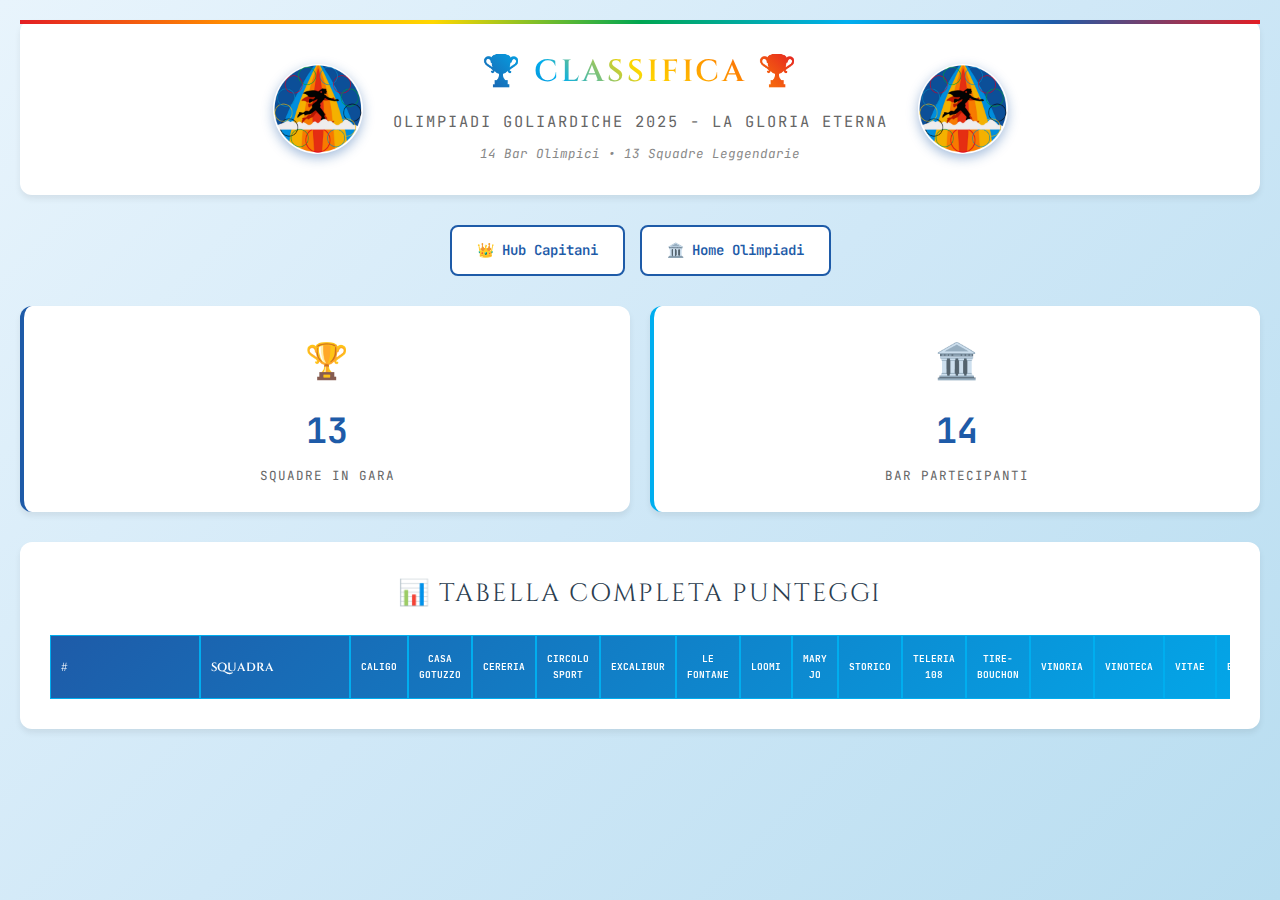
<file: index-experimental.html>
<!DOCTYPE html>
<html lang="it">
<head>
    <meta charset="UTF-8">
    <meta name="viewport" content="width=device-width, initial-scale=1.0">
    <title>CLASSIFICA FINALE - Olimpiadi Goliardiche 2025</title>
    <link rel="icon" type="image/png" href="Loghi Bar/Logo olimpiadi goliardiche.png">
    <link rel="stylesheet" href="styles.css">
    <style>
        /* Base styles */
        .scoreboard-container {
            max-width: 1400px;
            margin: 0 auto;
            padding: 20px;
            background: linear-gradient(135deg, #e8f4fc 0%, #d0e8f7 50%, #b8ddf0 100%);
            min-height: 100vh;
        }

        .scoreboard-header {
            text-align: center;
            padding: 30px 20px;
            background: #ffffff;
            border-radius: 12px;
            margin-bottom: 30px;
            box-shadow: 0 4px 6px rgba(0, 0, 0, 0.07);
            border-top: 4px solid;
            border-image: linear-gradient(90deg, #e31e24, #ff8c00, #ffd700, #00a651, #00aeef, #1e5ba8, #e31e24) 1;
            position: relative;
            display: flex;
            align-items: center;
            justify-content: center;
            gap: 30px;
        }

        .olympic-logo-sync {
            width: 90px;
            height: 90px;
            background: url('Loghi Bar/Logo olimpiadi goliardiche.png') center/contain no-repeat;
            background-color: white;
            border-radius: 50%;
            box-shadow: 0 4px 12px rgba(30, 91, 168, 0.4);
            padding: 8px;
            cursor: pointer;
            transition: all 0.3s ease;
            flex-shrink: 0;
        }

        .olympic-logo-sync:hover {
            transform: scale(1.05);
        }

        .header-content {
            display: flex;
            flex-direction: column;
            align-items: center;
        }

        .scoreboard-title {
            font-family: 'Cinzel', serif;
            font-size: 2.2em;
            font-weight: 600;
            letter-spacing: 3px;
            background: linear-gradient(45deg, #1e5ba8, #00aeef, #ffd700, #ff8c00, #e31e24);
            -webkit-background-clip: text;
            background-clip: text;
            -webkit-text-fill-color: transparent;
            margin-bottom: 8px;
            text-transform: uppercase;
            line-height: 1.2;
        }

        .scoreboard-subtitle {
            font-size: 1.1em;
            color: #666;
            letter-spacing: 2px;
            text-transform: uppercase;
            margin-top: 10px;
        }

        /* Navigation */
        .nav-buttons {
            display: flex;
            gap: 15px;
            justify-content: center;
            margin-bottom: 30px;
            flex-wrap: wrap;
        }

        .nav-btn {
            padding: 12px 25px;
            border: 2px solid #1e5ba8;
            background: white;
            color: #1e5ba8;
            border-radius: 8px;
            font-family: 'JetBrains Mono', monospace;
            font-weight: 600;
            cursor: pointer;
            transition: all 0.3s ease;
            text-decoration: none;
            display: inline-block;
        }

        .nav-btn:hover {
            background: linear-gradient(135deg, #1e5ba8, #00aeef);
            color: white;
            transform: translateY(-2px);
            box-shadow: 0 4px 12px rgba(30, 91, 168, 0.4);
        }

        /* Stats Section */
        .stats-section {
            display: grid;
            grid-template-columns: repeat(auto-fit, minmax(250px, 1fr));
            gap: 20px;
            margin-bottom: 30px;
        }

        .stat-card {
            background: white;
            padding: 25px;
            border-radius: 12px;
            box-shadow: 0 4px 6px rgba(0, 0, 0, 0.07);
            text-align: center;
            border-left: 4px solid #1e5ba8;
        }

        .stat-card-icon {
            font-size: 2.5em;
            margin-bottom: 10px;
        }

        .stat-card-value {
            font-size: 2.5em;
            font-weight: bold;
            color: #1e5ba8;
            font-family: 'JetBrains Mono', monospace;
        }

        .stat-card-label {
            color: #666;
            margin-top: 5px;
            text-transform: uppercase;
            font-size: 0.9em;
            letter-spacing: 1px;
        }

        /* Desktop Table View */
        .desktop-view {
            display: block;
        }

        .mobile-view {
            display: none;
        }

        .score-table-wrapper {
            background: white;
            padding: 30px;
            border-radius: 12px;
            box-shadow: 0 4px 6px rgba(0, 0, 0, 0.07);
            overflow-x: auto;
            margin-bottom: 30px;
        }

        .table-header {
            font-family: 'Cinzel', serif;
            font-size: 1.8em;
            color: #2c3e50;
            margin-bottom: 20px;
            text-align: center;
            letter-spacing: 2px;
        }

        .score-table {
            width: 100%;
            border-collapse: separate;
            border-spacing: 0;
            font-family: 'JetBrains Mono', monospace;
            font-size: 0.85em;
        }

        .score-table thead {
            background: linear-gradient(135deg, #1e5ba8, #00aeef);
            color: white;
        }

        .score-table th {
            padding: 15px 10px;
            text-align: center;
            font-weight: 600;
            border: 1px solid #00aeef;
            position: sticky;
            top: 0;
            z-index: 10;
            text-transform: uppercase;
            font-size: 0.8em;
        }

        .score-table th.team-col {
            text-align: left;
            min-width: 150px;
            font-family: 'Cinzel', serif;
            font-size: 1em;
        }

        .score-table th.total-col {
            background: linear-gradient(135deg, #e31e24, #ff8c00);
            font-size: 1em;
            min-width: 100px;
        }

        .score-table tbody tr:nth-child(odd) {
            background: #fafafa;
        }

        .score-table tbody tr:nth-child(even) {
            background: #ffffff;
        }

        .score-table tbody tr:hover {
            background: linear-gradient(90deg, #fff8dc, #fffef0);
            transform: scale(1.01);
            box-shadow: 0 2px 8px rgba(184, 134, 11, 0.2);
        }

        .score-table td {
            padding: 12px 10px;
            text-align: center;
            border: 1px solid #e0e0e0;
        }

        .score-table td.team-name {
            text-align: left;
            font-weight: 600;
            color: #2c3e50;
            font-family: 'Cinzel', serif;
            font-size: 1em;
        }

        .score-table td.rank {
            font-weight: bold;
            font-size: 1.1em;
            color: #e31e24;
        }

        .score-table td.total-score {
            font-weight: bold;
            font-size: 1.3em;
            color: #1e5ba8;
            background: linear-gradient(135deg, #e8f4fc, #d0e8f7);
        }

        .score-input {
            width: 60px;
            padding: 6px;
            border: 2px solid #e0e0e0;
            border-radius: 6px;
            text-align: center;
            font-family: 'JetBrains Mono', monospace;
            font-weight: 600;
            transition: all 0.3s ease;
        }

        .score-input:focus {
            outline: none;
            border-color: #1e5ba8;
            box-shadow: 0 0 0 3px rgba(30, 91, 168, 0.15);
        }

        /* Mobile View Styles - Simplified */

        /* Team Cards */
        .team-cards {
            display: grid;
            grid-template-columns: repeat(2, 1fr);
            gap: 8px;
        }

        .team-card {
            background: linear-gradient(145deg, #ffffff 0%, #e8f4fc 100%);
            padding: 10px;
            border-radius: 10px;
            box-shadow: 0 2px 8px rgba(0, 0, 0, 0.06);
            border: none;
            transition: all 0.3s cubic-bezier(0.4, 0, 0.2, 1);
            position: relative;
            overflow: hidden;
        }

        .team-card::before {
            content: '';
            position: absolute;
            top: 0;
            left: 0;
            width: 4px;
            height: 100%;
            background: linear-gradient(180deg, #1e5ba8, #00aeef, #ffd700);
            opacity: 0.6;
            transition: opacity 0.3s ease;
        }

        .team-card:hover {
            transform: translateY(-3px);
            box-shadow: 0 8px 20px rgba(30, 91, 168, 0.15);
            background: linear-gradient(145deg, #ffffff 0%, #d0e8f7 100%);
        }

        .team-card:hover::before {
            opacity: 0.8;
        }

        .team-card-header {
            display: flex;
            justify-content: space-between;
            align-items: center;
            gap: 6px;
            margin-bottom: 8px;
        }

        .team-card-rank {
            font-size: 0.75em;
            font-weight: 600;
            color: #aaa;
            font-family: 'JetBrains Mono', monospace;
            flex-shrink: 0;
        }

        .team-card-name {
            font-size: 0.9em;
            font-weight: 600;
            color: #1e5ba8;
            font-family: 'Cinzel', serif;
            text-align: center;
            line-height: 1.2;
            flex: 1;
            overflow: hidden;
            text-overflow: ellipsis;
            white-space: nowrap;
        }

        .team-card-total {
            font-size: 1.1em;
            font-weight: bold;
            color: #1e5ba8;
            font-family: 'JetBrains Mono', monospace;
            flex-shrink: 0;
        }

        .team-card-scores {
            display: grid;
            grid-template-columns: 1fr;
            gap: 4px;
            margin-top: 6px;
        }

        .score-item {
            display: flex;
            justify-content: space-between;
            align-items: center;
            padding: 4px 6px;
            background: #f8f9fa;
            border: none;
            border-radius: 5px;
            font-size: 0.7em;
        }

        .score-item-name {
            font-weight: 600;
            color: #555;
            font-size: 0.9em;
        }

        .score-item-value {
            font-weight: bold;
            color: #2c3e50;
            font-family: 'JetBrains Mono', monospace;
        }

        .expand-btn {
            width: 100%;
            padding: 5px;
            margin-top: 6px;
            background: #f5f5f5;
            border: none;
            border-radius: 6px;
            font-family: 'JetBrains Mono', monospace;
            font-size: 0.7em;
            font-weight: 600;
            cursor: pointer;
            transition: all 0.3s cubic-bezier(0.4, 0, 0.2, 1);
            color: #666;
        }

        .expand-btn:hover {
            background: linear-gradient(135deg, #1e5ba8, #00aeef);
            color: white;
            transform: translateY(-1px);
            box-shadow: 0 3px 10px rgba(30, 91, 168, 0.25);
        }


        .google-sheets-info {
            background: linear-gradient(135deg, #e8f5e9, #c8e6c9);
            padding: 15px;
            border-radius: 8px;
            margin-bottom: 20px;
            text-align: center;
            font-size: 0.9em;
            border-left: 4px solid #4caf50;
        }

        .sheets-status {
            font-weight: 600;
            color: #2e7d32;
        }

        /* Animations */
        @keyframes flame {
            0%, 100% { transform: scale(1) rotate(0deg); }
            25% { transform: scale(1.1) rotate(-5deg); }
            75% { transform: scale(1.1) rotate(5deg); }
        }

        .olympic-flame {
            display: inline-block;
            animation: flame 2s ease-in-out infinite;
        }

        /* Responsive */
        @media (max-width: 768px) {
            .desktop-view {
                display: none;
            }

            .mobile-view {
                display: block;
            }

            /* Riduzione spazi generali */
            .scoreboard-container {
                padding: 10px;
            }

            .scoreboard-header {
                padding: 20px 12px;
                margin-bottom: 15px;
                gap: 15px;
            }

            .olympic-logo-sync {
                width: 60px;
                height: 60px;
            }

            .scoreboard-title {
                font-size: 1.3em;
                letter-spacing: 1px;
                margin-bottom: 5px;
            }

            .scoreboard-subtitle {
                font-size: 0.75em;
                margin-top: 5px;
            }

            /* Google Sheets Info */
            .google-sheets-info {
                padding: 10px;
                margin-bottom: 12px;
                font-size: 0.8em;
            }

            /* Navigation buttons */
            .nav-buttons {
                gap: 8px;
                margin-bottom: 15px;
            }

            .nav-btn {
                padding: 8px 12px;
                font-size: 0.85em;
            }

            /* Stats section */
            .stats-section {
                grid-template-columns: repeat(2, 1fr);
                gap: 10px;
                margin-bottom: 15px;
            }

            .stat-card {
                padding: 10px;
            }

            .stat-card-icon {
                font-size: 1.8em;
                margin-bottom: 5px;
            }

            .stat-card-value {
                font-size: 1.5em;
            }

            .stat-card-label {
                font-size: 0.75em;
                margin-top: 3px;
            }


            /* Team cards - compatto per mobile */
            .team-cards {
                grid-template-columns: repeat(2, 1fr);
                gap: 6px;
            }

            .team-card {
                padding: 8px;
                margin-bottom: 0;
            }

            .team-card-header {
                margin-bottom: 6px;
                gap: 4px;
            }

            .team-card-rank {
                font-size: 0.7em;
            }

            .team-card-name {
                font-size: 0.8em;
            }

            .team-card-total {
                font-size: 1em;
            }

            .team-card-scores {
                gap: 3px;
                margin-top: 5px;
            }

            .score-item {
                padding: 3px 5px;
                font-size: 0.65em;
            }

            .score-item-name {
                font-size: 0.85em;
            }

            .expand-btn {
                padding: 4px;
                margin-top: 5px;
                font-size: 0.65em;
            }

        }
    </style>
</head>
<body>
    <div class="scoreboard-container">
        <!-- Header -->
        <div class="scoreboard-header">
            <div class="olympic-logo-sync"></div>
            <div class="header-content">
                <div class="scoreboard-title">🏆 CLASSIFICA 🏆</div>
                <div class="scoreboard-subtitle">Olimpiadi Goliardiche 2025 - La Gloria Eterna</div>
                <div style="margin-top: 8px; color: #888; font-style: italic; font-size: 0.9em;">
                    14 Bar Olimpici • 13 Squadre Leggendarie
                </div>
            </div>
            <div class="olympic-logo-sync"></div>
        </div>

        <!-- Google Sheets Info -->
        <div class="google-sheets-info" id="sheetsInfo" style="display: none;">
            <div style="font-size: 0.9em; font-weight: 600;">📊 Ultimo aggiornamento: <span id="lastUpdate">-</span></div>
        </div>

        <!-- Navigation -->
        <div class="nav-buttons">
            <a href="hub-capitani.html" class="nav-btn">👑 Hub Capitani</a>
            <a href="homepage.html" class="nav-btn">🏛️ Home Olimpiadi</a>
        </div>

        <!-- Stats Overview -->
        <div class="stats-section">
            <div class="stat-card">
                <div class="stat-card-icon">🏆</div>
                <div class="stat-card-value" id="total-teams">13</div>
                <div class="stat-card-label">Squadre in Gara</div>
            </div>
            <div class="stat-card">
                <div class="stat-card-icon">🏛️</div>
                <div class="stat-card-value">14</div>
                <div class="stat-card-label">Bar Partecipanti</div>
            </div>
        </div>

        <!-- DESKTOP VIEW - Full Table -->
        <div class="desktop-view">
            <div class="score-table-wrapper">
                <div class="table-header">📊 TABELLA COMPLETA PUNTEGGI</div>
                <div style="overflow-x: auto;">
                    <table class="score-table" id="scoreTable">
                        <thead>
                            <tr>
                                <th class="team-col">#</th>
                                <th class="team-col">SQUADRA</th>
                                <th>CALIGO</th>
                                <th>CASA<br>GOTUZZO</th>
                                <th>CERERIA</th>
                                <th>CIRCOLO<br>SPORT</th>
                                <th>EXCALIBUR</th>
                                <th>LE<br>FONTANE</th>
                                <th>LOOMI</th>
                                <th>MARY JO</th>
                                <th>STORICO</th>
                                <th>TELERIA<br>108</th>
                                <th>TIRE-<br>BOUCHON</th>
                                <th>VINORIA</th>
                                <th>VINOTECA</th>
                                <th>VITAE</th>
                                <th>BONUS</th>
                                <th class="total-col">TOTALE</th>
                            </tr>
                        </thead>
                        <tbody id="scoreTableBody">
                        </tbody>
                    </table>
                </div>
            </div>
        </div>

        <!-- MOBILE VIEW - Two Column Cards -->
        <div class="mobile-view">
            <div class="team-cards" id="teamCards"></div>
        </div>
    </div>

    <script>
        // Bar names mapping
        const BAR_NAMES = {
            caligo: 'CALIGO',
            casaGotuzzo: 'CASA GOTUZZO',
            cereria: 'CERERIA',
            circoloSport: 'CIRCOLO SPORT',
            excalibur: 'EXCALIBUR',
            leFontane: 'LE FONTANE',
            loomi: 'LOOMI',
            maryJo: 'MARY JO',
            storico: 'STORICO',
            teleria108: 'TELERIA 108',
            tirebouchon: 'TIREBOUCHON',
            vinoria: 'VINORIA',
            vinoteca: 'VINOTECA',
            vitae: 'VITAE',
            bonus: 'BONUS'
        };

        // Team data structure
        let teamsData = [];
        let googleSheetsId = '1aGLJYQEfh54yUvY6VvyJtbnf8tysTcYtNobDURq34RI'; // ID foglio Google Sheets
        let googleSheetsRange = 'Sheet1!A1:Q14'; // 13 teams + 1 header row

        // Initialize teams
        function initializeTeams() {
            teamsData = [];
            for (let i = 1; i <= 13; i++) {
                teamsData.push({
                    name: `Squadra ${i}`,
                    scores: {
                        caligo: 0,
                        casaGotuzzo: 0,
                        cereria: 0,
                        circoloSport: 0,
                        excalibur: 0,
                        leFontane: 0,
                        loomi: 0,
                        maryJo: 0,
                        storico: 0,
                        teleria108: 0,
                        tirebouchon: 0,
                        vinoria: 0,
                        vinoteca: 0,
                        vitae: 0,
                        bonus: 0
                    },
                    total: 0
                });
            }
        }

        // Generate desktop table
        function generateTable() {
            const tbody = document.getElementById('scoreTableBody');
            tbody.innerHTML = '';

            teamsData.forEach((team, index) => {
                const row = document.createElement('tr');
                row.innerHTML = `
                    <td class="rank">${index + 1}</td>
                    <td class="team-name">${team.name}</td>
                    <td><input type="number" class="score-input" data-team="${index}" data-game="caligo" value="${team.scores.caligo}" min="0" max="100"></td>
                    <td><input type="number" class="score-input" data-team="${index}" data-game="casaGotuzzo" value="${team.scores.casaGotuzzo}" min="0" max="100"></td>
                    <td><input type="number" class="score-input" data-team="${index}" data-game="cereria" value="${team.scores.cereria}" min="0" max="100"></td>
                    <td><input type="number" class="score-input" data-team="${index}" data-game="circoloSport" value="${team.scores.circoloSport}" min="0" max="100"></td>
                    <td><input type="number" class="score-input" data-team="${index}" data-game="excalibur" value="${team.scores.excalibur}" min="0" max="100"></td>
                    <td><input type="number" class="score-input" data-team="${index}" data-game="leFontane" value="${team.scores.leFontane}" min="0" max="100"></td>
                    <td><input type="number" class="score-input" data-team="${index}" data-game="loomi" value="${team.scores.loomi}" min="0" max="100"></td>
                    <td><input type="number" class="score-input" data-team="${index}" data-game="maryJo" value="${team.scores.maryJo}" min="0" max="100"></td>
                    <td><input type="number" class="score-input" data-team="${index}" data-game="storico" value="${team.scores.storico}" min="0" max="100"></td>
                    <td><input type="number" class="score-input" data-team="${index}" data-game="teleria108" value="${team.scores.teleria108}" min="0" max="100"></td>
                    <td><input type="number" class="score-input" data-team="${index}" data-game="tirebouchon" value="${team.scores.tirebouchon}" min="0" max="100"></td>
                    <td><input type="number" class="score-input" data-team="${index}" data-game="vinoria" value="${team.scores.vinoria}" min="0" max="100"></td>
                    <td><input type="number" class="score-input" data-team="${index}" data-game="vinoteca" value="${team.scores.vinoteca}" min="0" max="100"></td>
                    <td><input type="number" class="score-input" data-team="${index}" data-game="vitae" value="${team.scores.vitae}" min="0" max="100"></td>
                    <td><input type="number" class="score-input" data-team="${index}" data-game="bonus" value="${team.scores.bonus}" min="0" max="100"></td>
                    <td class="total-score">${team.total}</td>
                `;
                tbody.appendChild(row);
            });

            document.querySelectorAll('.score-input').forEach(input => {
                input.addEventListener('input', handleScoreInput);
            });
        }

        // Generate mobile cards
        function generateMobileCards() {
            const container = document.getElementById('teamCards');
            container.innerHTML = '';

            teamsData.forEach((team, index) => {
                const card = document.createElement('div');
                card.className = 'team-card';

                const scoresHtml = Object.entries(team.scores).map(([key, value]) => {
                    if (value === 0) return '';
                    return `
                        <div class="score-item">
                            <span class="score-item-name">${BAR_NAMES[key]}</span>
                            <span class="score-item-value">${value}</span>
                        </div>
                    `;
                }).join('');

                card.innerHTML = `
                    <div class="team-card-header">
                        <div class="team-card-rank">#${index + 1}</div>
                        <div class="team-card-name">${team.name}</div>
                        <div class="team-card-total">${team.total}</div>
                    </div>
                    <div class="team-card-scores" id="scores-${index}" style="display: none;">
                        ${scoresHtml || '<div style="text-align: center; color: #999;">Nessun punteggio</div>'}
                    </div>
                    <button class="expand-btn" onclick="toggleScores(${index})">
                        <span id="expand-text-${index}">▼ Dettagli</span>
                    </button>
                `;
                container.appendChild(card);
            });
        }

        // Toggle score visibility in cards
        function toggleScores(index) {
            const scoresDiv = document.getElementById(`scores-${index}`);
            const expandText = document.getElementById(`expand-text-${index}`);

            if (scoresDiv.style.display === 'none') {
                scoresDiv.style.display = 'grid';
                expandText.textContent = '▲ Nascondi';
            } else {
                scoresDiv.style.display = 'none';
                expandText.textContent = '▼ Dettagli';
            }
        }


        // Handle score input
        function handleScoreInput(event) {
            const teamIndex = parseInt(event.target.dataset.team);
            const game = event.target.dataset.game;
            const value = parseInt(event.target.value) || 0;

            teamsData[teamIndex].scores[game] = value;
            setTimeout(calculateScores, 100);
        }

        // Calculate all scores
        function calculateScores() {
            teamsData.forEach(team => {
                team.total = Object.values(team.scores).reduce((sum, score) => sum + score, 0);
            });

            teamsData.sort((a, b) => b.total - a.total);

            // Update desktop table
            const tbody = document.getElementById('scoreTableBody');
            const rows = tbody.getElementsByTagName('tr');
            teamsData.forEach((team, index) => {
                if (rows[index]) {
                    rows[index].querySelector('.rank').textContent = index + 1;
                    rows[index].querySelector('.total-score').textContent = team.total;
                }
            });

            // Update mobile cards
            generateMobileCards();

            // Update stats
            updateStats();
            saveData();
        }

        // Update statistics
        function updateStats() {
            // Update dynamic team count
            document.getElementById('total-teams').textContent = teamsData.length;
        }

        // Save to localStorage
        function saveData() {
            try {
                localStorage.setItem('olimpiadiClassifica', JSON.stringify(teamsData));
            } catch (error) {
                console.error('Errore salvataggio:', error);
            }
        }

        // Load from localStorage
        function loadData() {
            try {
                const saved = localStorage.getItem('olimpiadiClassifica');
                if (saved) {
                    teamsData = JSON.parse(saved);
                    generateTable();
                    generateMobileCards();
                    calculateScores();
                    return true;
                }
            } catch (error) {
                console.error('Errore caricamento:', error);
            }
            return false;
        }

        // Google Sheets Integration - Using JSONP to avoid CORS
        function loadFromGoogleSheets(showAlert = true) {
            // Usa l'ID hardcodato (può essere sovrascritto tramite prompt se necessario)
            const sheetId = googleSheetsId;

            // Setup google.visualization namespace if not exists
            if (!window.google) {
                window.google = {};
            }
            if (!window.google.visualization) {
                window.google.visualization = {};
            }
            if (!window.google.visualization.Query) {
                window.google.visualization.Query = {};
            }

            // Define the callback that Google Sheets will call
            window.google.visualization.Query.setResponse = function(response) {
                try {
                    if (response.table && response.table.rows) {
                        parseGoogleSheetsData(response.table.rows);
                        document.getElementById('sheetsInfo').style.display = 'block';
                        document.getElementById('lastUpdate').textContent = new Date().toLocaleString('it-IT');
                        console.log('✅ Dati caricati da Google Sheets:', response.table.rows.length, 'squadre');
                        if (showAlert) {
                            alert('✅ Dati caricati da Google Sheets!\n\n' + response.table.rows.length + ' squadre importate!');
                        }
                    } else {
                        throw new Error('Formato dati non valido');
                    }
                } catch (error) {
                    console.error('Errore Google Sheets:', error);
                    if (showAlert) {
                        alert('❌ Errore nel caricamento da Google Sheets.\n\nDettaglio: ' + error.message + '\n\nAssicurati che:\n1. Il foglio sia pubblico\n2. L\'ID sia corretto\n3. Il formato sia: SQUADRA | CALIGO | CASA GOTUZZO | ... | BONUS');
                    }
                } finally {
                    // Cleanup: remove script tag
                    const scriptTag = document.getElementById('googlesheet-script');
                    if (scriptTag) scriptTag.remove();
                }
            };

            // Remove old script if exists
            const oldScript = document.getElementById('googlesheet-script');
            if (oldScript) oldScript.remove();

            // Create script tag for JSONP request
            const script = document.createElement('script');
            script.id = 'googlesheet-script';
            script.src = `https://docs.google.com/spreadsheets/d/${sheetId}/gviz/tq?tqx=out:json&tq=&gid=0`;

            // Handle script load errors
            script.onerror = function() {
                alert('❌ Errore nel caricamento da Google Sheets.\n\nAssicurati che:\n1. Il foglio sia pubblico ("Chiunque con il link può visualizzare")\n2. L\'ID sia corretto\n3. Hai una connessione internet attiva');
                script.remove();
            };

            // Append script to document to trigger request
            document.head.appendChild(script);
        }

        // Parse Google Sheets data
        function parseGoogleSheetsData(rows) {
            // Assuming first row is header, starting from row 1 (index 0)
            teamsData = [];

            for (let i = 0; i < rows.length && i < 13; i++) {
                const row = rows[i];
                if (!row.c || !row.c[0]) continue;

                // Helper function to safely parse numbers
                const getScore = (cell) => {
                    if (!cell || cell.v === null || cell.v === undefined) return 0;
                    return Math.round(Number(cell.v)) || 0;
                };

                const team = {
                    name: row.c[0]?.v || `Squadra ${i + 1}`,
                    scores: {
                        caligo: getScore(row.c[1]),
                        casaGotuzzo: getScore(row.c[2]),
                        cereria: getScore(row.c[3]),
                        circoloSport: getScore(row.c[4]),
                        excalibur: getScore(row.c[5]),
                        leFontane: getScore(row.c[6]),
                        loomi: getScore(row.c[7]),
                        maryJo: getScore(row.c[8]),
                        storico: getScore(row.c[9]),
                        teleria108: getScore(row.c[10]),
                        tirebouchon: getScore(row.c[11]),
                        vinoria: getScore(row.c[12]),
                        vinoteca: getScore(row.c[13]),
                        vitae: getScore(row.c[14]),
                        bonus: getScore(row.c[15])
                    },
                    total: 0
                };

                teamsData.push(team);
            }

            console.log('📊 Dati caricati:', teamsData.length, 'squadre');
            generateTable();
            generateMobileCards();
            calculateScores();
        }

        // Export data
        function exportData() {
            const dataStr = JSON.stringify(teamsData, null, 2);
            const dataBlob = new Blob([dataStr], { type: 'application/json' });
            const url = URL.createObjectURL(dataBlob);

            const link = document.createElement('a');
            link.href = url;
            link.download = `olimpiadi_classifica_${new Date().toISOString().split('T')[0]}.json`;
            link.click();

            URL.revokeObjectURL(url);
            alert('📊 Dati esportati con successo!');
        }

        // Long press sul logo per sincronizzare (5 secondi, silenzioso)
        let longPressTimer = null;

        function initLogoLongPress() {
            const logo = document.querySelector('.olympic-logo-sync');
            if (!logo) return;

            const startPress = (e) => {
                // Animazione visiva sul logo stesso
                logo.style.transform = 'scale(1.1)';
                logo.style.boxShadow = '0 0 20px rgba(218, 165, 32, 0.8)';

                longPressTimer = setTimeout(() => {
                    // Dopo 5 secondi, sincronizza silenziosamente
                    logo.style.transform = 'scale(1)';
                    logo.style.boxShadow = '0 4px 12px rgba(184, 134, 11, 0.4)';
                    loadFromGoogleSheets(true);
                }, 5000);
            };

            const endPress = () => {
                if (longPressTimer) {
                    clearTimeout(longPressTimer);
                    longPressTimer = null;
                }
                logo.style.transform = 'scale(1)';
                logo.style.boxShadow = '0 4px 12px rgba(184, 134, 11, 0.4)';
            };

            // Eventi mouse
            logo.addEventListener('mousedown', startPress);
            logo.addEventListener('mouseup', endPress);
            logo.addEventListener('mouseleave', endPress);

            // Eventi touch per mobile
            logo.addEventListener('touchstart', (e) => {
                e.preventDefault();
                startPress(e);
            });
            logo.addEventListener('touchend', endPress);
            logo.addEventListener('touchcancel', endPress);
        }

        // Initialize on page load
        document.addEventListener('DOMContentLoaded', () => {
            // SEMPRE carica da Google Sheets per avere dati aggiornati (silenzioso)
            console.log('📊 Caricamento automatico da Google Sheets...');
            loadFromGoogleSheets(false); // false = nessun alert popup

            // Inizializza long press sul logo
            initLogoLongPress();

            console.log('%c🏺 CLASSIFICA OLIMPICA CARICATA',
                'color: #1e5ba8; font-size: 16px; font-weight: bold;');
            console.log('%cVista mobile con cards e filtri per bar attivata!',
                'color: #666; font-size: 12px;');
            console.log('%c💡 TIP: Tieni premuto il logo per 3 secondi per sincronizzare!',
                'color: #00aeef; font-size: 12px;');
        });
    </script>
</body>
</html>
</file>
<file: styles.css>
/* Olympic Captain Hub - Greek Vase Minimal Style */
@import url('https://fonts.googleapis.com/css2?family=Cinzel:wght@400;500;600&family=JetBrains+Mono:wght@300;400;500&display=swap');

* {
    margin: 0;
    padding: 0;
    box-sizing: border-box;
}

body {
    font-family: 'JetBrains Mono', monospace;
    background: linear-gradient(135deg, #e8f4fc 0%, #d0e8f7 50%, #b8ddf0 100%);
    color: #333;
    line-height: 1.7;
    font-size: 14px;
    min-height: 100vh;
}

/* Main Container - Lab Style Grid */
.main-container {
    max-width: 1200px;
    margin: 0 auto;
    padding: 20px 15px;
    display: grid;
    grid-template-columns: 2fr 1fr;
    gap: 30px;
    min-height: 100vh;
}

/* LEFT COLUMN - MAIN CONTENT */
.main-content {
    line-height: 1.6;
    background: #ffffff;
    padding: 35px;
    border-radius: 8px;
    box-shadow: 
        0 4px 6px rgba(0, 0, 0, 0.07),
        0 1px 3px rgba(0, 0, 0, 0.1);
    position: relative;
    /* Greek Vase Inspired Border - Olympic Gradient */
    border-top: 4px solid;
    border-image: linear-gradient(90deg, #e31e24, #ff8c00, #ffd700, #00a651, #00aeef, #1e5ba8, #e31e24) 1;
}

/* Olympic Headers */
.main-content h1 {
    font-family: 'Cinzel', serif;
    font-size: 2.8em;
    font-weight: 600;
    margin-bottom: 8px;
    letter-spacing: 3px;
    color: #2c3e50;
    text-align: center;
    background: linear-gradient(45deg, #1e5ba8, #00aeef, #ffd700, #ff8c00, #e31e24);
    -webkit-background-clip: text;
    background-clip: text;
    -webkit-text-fill-color: transparent;
    text-shadow: 0 2px 4px rgba(30, 91, 168, 0.3);
}

.tagline {
    font-size: 0.9em;
    color: #666;
    margin-bottom: 25px;
    letter-spacing: 1px;
    text-transform: uppercase;
    text-align: center;
    border-bottom: 2px solid;
    border-image: linear-gradient(90deg, transparent, #1e5ba8, #00aeef, #1e5ba8, transparent) 1;
    padding-bottom: 15px;
}

/* Greek Quote - Vase Style */
.greek-quote {
    background: linear-gradient(135deg, #ffffff 0%, #e8f4fc 100%);
    padding: 25px;
    margin: 25px 0;
    border-left: 4px solid;
    border-image: linear-gradient(180deg, #1e5ba8, #00aeef, #ffd700) 1;
    font-style: italic;
    color: #444;
    font-size: 0.95em;
    border-radius: 0 8px 8px 0;
    box-shadow:
        0 2px 4px rgba(0, 0, 0, 0.08),
        0 1px 2px rgba(0, 0, 0, 0.1);
    position: relative;
}

.greek-quote::before {
    content: '🏺';
    position: absolute;
    top: -10px;
    left: -15px;
    font-size: 2em;
    background: white;
    padding: 5px;
    border-radius: 50%;
    box-shadow: 0 2px 8px rgba(30, 91, 168, 0.3);
}

.main-content h2 {
    font-family: 'Cinzel', serif;
    font-size: 1.3em;
    font-weight: 500;
    margin: 30px 0 15px 0;
    color: #2c3e50;
    text-transform: uppercase;
    letter-spacing: 2px;
    border-bottom: 2px solid;
    border-image: linear-gradient(90deg, #1e5ba8, #00aeef, #ffd700, #00aeef, #1e5ba8) 1;
    padding-bottom: 8px;
}

/* Olympic Steps - Vase Inspired */
.olympic-step {
    background: linear-gradient(135deg, #ffffff 0%, #e8f4fc 100%);
    padding: 25px;
    margin: 20px 0;
    border-radius: 8px;
    box-shadow:
        0 3px 5px rgba(0, 0, 0, 0.08),
        0 1px 3px rgba(0, 0, 0, 0.1);
    border-left: 4px solid;
    transition: transform 0.2s ease, box-shadow 0.2s ease;
    position: relative;
}

.olympic-step.active-step {
    border-image: linear-gradient(180deg, #1e5ba8, #00aeef) 1;
}

.olympic-step:hover {
    transform: translateX(3px);
    box-shadow:
        0 4px 8px rgba(0, 0, 0, 0.12),
        0 2px 4px rgba(0, 0, 0, 0.1);
}

.olympic-step::before {
    content: '';
    position: absolute;
    left: -8px;
    top: 20px;
    width: 12px;
    height: 12px;
    background: linear-gradient(45deg, #1e5ba8, #00aeef);
    border-radius: 50%;
    box-shadow: 0 2px 4px rgba(0, 0, 0, 0.2);
}

.olympic-step h4 {
    font-family: 'Cinzel', serif;
    font-size: 1.1em;
    margin-bottom: 15px;
    color: #2c3e50;
    font-weight: 500;
}

/* Team Form */
.team-form {
    display: flex;
    flex-direction: column;
    gap: 15px;
    max-width: 400px;
}

.team-form input {
    padding: 12px 15px;
    border: 2px solid #e9ecef;
    border-radius: 6px;
    background: linear-gradient(135deg, #ffffff 0%, #fefefe 100%);
    color: #333;
    font-family: 'JetBrains Mono', monospace;
    font-size: 0.9em;
    transition: all 0.3s ease;
}

.team-form input:focus {
    outline: none;
    border-color: #1e5ba8;
    box-shadow: 0 0 0 3px rgba(30, 91, 168, 0.15);
    background: #ffffff;
}

.team-form input::placeholder {
    color: #999;
    font-style: italic;
}

/* Members Management */
.members-management {
    margin: 20px 0;
    padding: 20px;
    background: linear-gradient(135deg, #e8f4fc 0%, #f8f9fa 100%);
    border-radius: 8px;
    border: 2px solid;
    border-image: linear-gradient(45deg, #1e5ba8, #00aeef, #ffd700) 1;
}

.members-grid {
    display: grid;
    grid-template-columns: repeat(auto-fit, minmax(200px, 1fr));
    gap: 10px;
    margin: 15px 0;
    max-height: 200px;
    overflow-y: auto;
}

.member-card {
    background: linear-gradient(135deg, #ffffff 0%, #e8f4fc 100%);
    padding: 12px 15px;
    border-radius: 6px;
    border-left: 3px solid #00aeef;
    display: flex;
    justify-content: space-between;
    align-items: center;
    font-size: 0.9em;
    transition: transform 0.2s ease;
}

.member-card:hover {
    transform: scale(1.02);
}

.member-card.captain {
    border-left-color: #ffd700;
    background: linear-gradient(135deg, #fff9e6 0%, #e8f4fc 100%);
}

.captain-badge {
    background: linear-gradient(45deg, #ff8c00, #ffd700);
    color: #000;
    padding: 2px 8px;
    border-radius: 12px;
    font-size: 0.75em;
    font-weight: bold;
    text-transform: uppercase;
    letter-spacing: 0.5px;
}

.remove-member {
    background: #dc3545;
    color: white;
    border: none;
    width: 24px;
    height: 24px;
    border-radius: 50%;
    cursor: pointer;
    font-size: 0.8em;
    transition: all 0.2s ease;
}

.remove-member:hover {
    background: #c82333;
    transform: scale(1.1);
}

.add-member-form {
    display: flex;
    gap: 10px;
    margin-top: 15px;
}

.add-member-form input {
    flex: 1;
    padding: 10px 12px;
    border: 2px solid #e9ecef;
    border-radius: 6px;
    background: #ffffff;
    font-family: 'JetBrains Mono', monospace;
    font-size: 0.85em;
}

.member-count {
    text-align: center;
    margin-top: 10px;
    font-size: 0.85em;
    color: #666;
    font-style: italic;
}

/* Olympic Tools */
.olympic-tools {
    margin: 25px 0;
    padding: 25px;
    background: linear-gradient(135deg, #e8f4fc 0%, #f8f9fa 100%);
    border-radius: 8px;
    border-top: 3px solid;
    border-image: linear-gradient(90deg, #1e5ba8, #00aeef, #ffd700, #00aeef, #1e5ba8) 1;
}

.tools-grid {
    display: grid;
    grid-template-columns: repeat(auto-fit, minmax(200px, 1fr));
    gap: 15px;
    margin-top: 20px;
}

.tool-btn {
    background: linear-gradient(135deg, #ffffff 0%, #e8f4fc 100%);
    border: 2px solid #1e5ba8;
    padding: 15px 20px;
    border-radius: 8px;
    cursor: pointer;
    font-family: 'JetBrains Mono', monospace;
    font-size: 0.85em;
    font-weight: 500;
    transition: all 0.3s ease;
    text-transform: uppercase;
    letter-spacing: 1px;
    color: #2c3e50;
    position: relative;
    overflow: hidden;
}

.tool-btn::before {
    content: '';
    position: absolute;
    top: 0;
    left: -100%;
    width: 100%;
    height: 100%;
    background: linear-gradient(90deg, transparent, rgba(30, 91, 168, 0.2), transparent);
    transition: left 0.5s;
}

.tool-btn:hover::before {
    left: 100%;
}

.tool-btn:hover {
    background: linear-gradient(135deg, #1e5ba8 0%, #00aeef 100%);
    color: #fff;
    transform: translateY(-2px);
    box-shadow:
        0 4px 8px rgba(30, 91, 168, 0.3),
        0 2px 4px rgba(0, 0, 0, 0.1);
}

/* RIGHT COLUMN - SIDEBAR */
.sidebar {
    font-size: 13px;
    line-height: 1.5;
    background: #ffffff;
    padding: 25px;
    border-radius: 8px;
    box-shadow: 
        0 4px 6px rgba(0, 0, 0, 0.07),
        0 1px 3px rgba(0, 0, 0, 0.1);
    position: relative;
    border-top: 4px solid;
    /* Iridescent Olympic Border */
    border-image: linear-gradient(90deg, #e31e24, #ff8c00, #ffd700, #00a651, #00aeef, #1e5ba8) 1;
}

.sidebar h2 {
    font-family: 'Cinzel', serif;
    font-size: 1em;
    font-weight: 500;
    margin: 20px 0 15px 0;
    color: #2c3e50;
    text-transform: uppercase;
    letter-spacing: 1px;
    border-bottom: 2px solid;
    border-image: linear-gradient(90deg, #1e5ba8, #00aeef, #1e5ba8) 1;
    padding-bottom: 8px;
    position: relative;
}

.sidebar h2:first-child {
    margin-top: 0;
}

/* Stats Overview */
.stats-overview {
    display: grid;
    grid-template-columns: 1fr;
    gap: 15px;
    margin: 15px 0;
}

.stat-card {
    background: linear-gradient(135f, #ffffff 0%, #fefefe 100%);
    padding: 15px;
    text-align: center;
    border-radius: 8px;
    border-left: 3px solid;
    transition: transform 0.2s ease, box-shadow 0.2s ease;
}

.stat-card:nth-child(1) { border-left-color: #1e5ba8; }
.stat-card:nth-child(2) { border-left-color: #00aeef; }
.stat-card:nth-child(3) { border-left-color: #ffd700; }

.stat-card:hover {
    transform: translateY(-2px);
    box-shadow: 0 4px 8px rgba(0, 0, 0, 0.1);
}

.stat-number {
    font-size: 2.2em;
    font-weight: bold;
    color: #1e5ba8;
    font-family: 'Cinzel', serif;
    text-shadow: 0 1px 2px rgba(30, 91, 168, 0.3);
}

.stat-label {
    font-size: 0.8em;
    color: #666;
    margin-top: 5px;
    text-transform: uppercase;
    letter-spacing: 0.5px;
}

/* Challenge Types */
.challenge-types {
    display: grid;
    gap: 12px;
    margin: 10px 0;
}

.challenge-type {
    background: linear-gradient(135deg, #ffffff 0%, #e8f4fc 100%);
    padding: 15px;
    border-radius: 6px;
    border-left: 3px solid #00aeef;
    transition: transform 0.2s ease;
}

.challenge-type:hover {
    transform: translateX(3px);
    box-shadow: 0 2px 4px rgba(0, 0, 0, 0.1);
}

.challenge-type h4 {
    font-family: 'Cinzel', serif;
    font-size: 0.9em;
    margin-bottom: 5px;
    color: #2c3e50;
}

.challenge-type p {
    font-size: 0.8em;
    color: #666;
    font-style: italic;
}

/* Status Meters */
.status-meters {
    margin: 15px 0;
}

.status-item {
    display: flex;
    align-items: center;
    margin-bottom: 12px;
    font-size: 0.85em;
}

.status-label {
    width: 70px;
    font-weight: bold;
    color: #2c3e50;
    font-family: 'Cinzel', serif;
}

.status-bar {
    flex: 1;
    height: 18px;
    background: linear-gradient(135deg, #f8f9fa 0%, #e9ecef 100%);
    border-radius: 9px;
    overflow: hidden;
    margin: 0 10px;
    border: 1px solid #ddd;
}

.status-fill {
    height: 100%;
    border-radius: 9px;
    transition: width 0.3s ease;
}

.status-fill.morale {
    background: linear-gradient(45deg, #ffd700, #ff8c00);
}

.status-fill.energy {
    background: linear-gradient(45deg, #ff6b6b, #feca57);
}

.status-fill.strategy {
    background: linear-gradient(45deg, #48dbfb, #54a0ff);
}

.status-value {
    width: 40px;
    text-align: right;
    font-weight: bold;
    color: #2c3e50;
    font-size: 0.8em;
}

/* Notes Section */
.notes-section textarea {
    width: 100%;
    min-height: 100px;
    padding: 12px;
    border: 2px solid #e9ecef;
    border-radius: 6px;
    background: linear-gradient(135deg, #ffffff 0%, #fefefe 100%);
    color: #333;
    font-family: 'JetBrains Mono', monospace;
    font-size: 0.8em;
    resize: vertical;
    margin-bottom: 10px;
    transition: border-color 0.3s ease;
}

.notes-section textarea:focus {
    outline: none;
    border-color: #1e5ba8;
    box-shadow: 0 0 0 3px rgba(30, 91, 168, 0.15);
}

.notes-section textarea::placeholder {
    color: #999;
    font-style: italic;
}

/* Button Styles */
.btn, .btn-secondary {
    border: none;
    padding: 12px 20px;
    cursor: pointer;
    font-family: 'JetBrains Mono', monospace;
    font-size: 0.85em;
    font-weight: 500;
    margin: 5px;
    transition: all 0.3s ease;
    text-transform: uppercase;
    letter-spacing: 1px;
    border-radius: 6px;
    position: relative;
    overflow: hidden;
}

.btn {
    background: linear-gradient(135deg, #1e5ba8 0%, #00aeef 100%);
    color: #fff;
    box-shadow: 0 2px 4px rgba(30, 91, 168, 0.3);
}

.btn:hover {
    background: linear-gradient(135deg, #00aeef 0%, #ffd700 100%);
    transform: translateY(-2px);
    box-shadow: 0 4px 8px rgba(30, 91, 168, 0.4);
}

.btn-secondary {
    background: linear-gradient(135deg, #6c757d 0%, #495057 100%);
    color: #fff;
    box-shadow: 0 2px 4px rgba(108, 117, 125, 0.3);
}

.btn-secondary:hover {
    background: linear-gradient(135deg, #5a6268 0%, #343a40 100%);
    transform: translateY(-2px);
    box-shadow: 0 4px 8px rgba(108, 117, 125, 0.4);
}

/* Collapsible - Lab Style */
.collapsible {
    background: linear-gradient(135deg, #f8f9fa 0%, #e9ecef 100%);
    border: none;
    cursor: pointer;
    padding: 12px 15px;
    width: 100%;
    text-align: left;
    font-family: 'JetBrains Mono', monospace;
    font-size: 0.75em;
    margin: 8px 0;
    transition: all 0.3s ease;
    text-transform: uppercase;
    letter-spacing: 1px;
    border-radius: 6px;
    box-shadow: 0 1px 3px rgba(0, 0, 0, 0.1);
    border-left: 3px solid;
    border-image: linear-gradient(180deg, #1e5ba8, #00aeef) 1;
}

.collapsible:hover {
    background: linear-gradient(135deg, #e9ecef 0%, #dee2e6 100%);
    transform: translateX(3px);
    box-shadow: 0 2px 4px rgba(0, 0, 0, 0.15);
}

.collapsible-content {
    display: none;
    padding: 20px;
    background: linear-gradient(135deg, #ffffff 0%, #e8f4fc 100%);
    border-radius: 0 0 6px 6px;
    border-left: 3px solid;
    border-image: linear-gradient(180deg, #1e5ba8, #00aeef) 1;
    margin-left: 0;
    margin-top: -8px;
    box-shadow: 0 2px 4px rgba(0, 0, 0, 0.05);
}

.collapsible-content.active {
    display: block;
    animation: slideDown 0.3s ease-out;
}

@keyframes slideDown {
    from {
        opacity: 0;
        transform: translateY(-10px);
    }
    to {
        opacity: 1;
        transform: translateY(0);
    }
}

/* Guide Content */
.guide-content h3 {
    font-family: 'Cinzel', serif;
    font-size: 0.9em;
    margin: 15px 0 10px 0;
    color: #2c3e50;
}

.guide-content ul {
    list-style: none;
    margin-left: 0;
}

.guide-content li {
    margin-bottom: 8px;
    color: #555;
    position: relative;
    padding-left: 15px;
    font-size: 0.8em;
}

.guide-content li::before {
    content: '⚡';
    position: absolute;
    left: 0;
    color: #ffd700;
}

/* Modal Styles */
.modal {
    display: none;
    position: fixed;
    z-index: 1000;
    left: 0;
    top: 0;
    width: 100%;
    height: 100%;
    background: rgba(0, 0, 0, 0.6);
    backdrop-filter: blur(3px);
}

.modal-content {
    background: linear-gradient(135deg, #ffffff 0%, #e8f4fc 100%);
    margin: 3% auto;
    padding: 35px;
    border-radius: 12px;
    border: 3px solid;
    border-image: linear-gradient(45deg, #e31e24, #ff8c00, #ffd700, #00aeef, #1e5ba8) 1;
    width: 90%;
    max-width: 600px;
    position: relative;
    box-shadow:
        0 10px 25px rgba(0, 0, 0, 0.3),
        0 4px 8px rgba(30, 91, 168, 0.2);
}

.close {
    position: absolute;
    right: 20px;
    top: 15px;
    font-size: 28px;
    color: #1e5ba8;
    cursor: pointer;
    transition: color 0.3s ease;
}

.close:hover {
    color: #e31e24;
}

.modal-content h2 {
    font-family: 'Cinzel', serif;
    color: #2c3e50;
    margin-bottom: 25px;
    text-align: center;
    font-size: 1.4em;
}

.form-group {
    margin-bottom: 20px;
}

.form-group label {
    display: block;
    margin-bottom: 8px;
    color: #2c3e50;
    font-weight: bold;
    font-size: 0.9em;
}

.form-group input,
.form-group select,
.form-group textarea {
    width: 100%;
    padding: 12px 15px;
    border: 2px solid #e9ecef;
    border-radius: 6px;
    background: linear-gradient(135deg, #ffffff 0%, #fefefe 100%);
    color: #333;
    font-family: 'JetBrains Mono', monospace;
    font-size: 0.85em;
    transition: border-color 0.3s ease;
}

.form-group input:focus,
.form-group select:focus,
.form-group textarea:focus {
    outline: none;
    border-color: #1e5ba8;
    box-shadow: 0 0 0 3px rgba(30, 91, 168, 0.15);
}

.form-group textarea {
    min-height: 80px;
    resize: vertical;
}

.modal-buttons {
    display: flex;
    gap: 15px;
    justify-content: center;
    margin-top: 25px;
}

/* Feedback Overlay */
.feedback-overlay {
    display: none;
    position: fixed;
    z-index: 2000;
    left: 0;
    top: 0;
    width: 100%;
    height: 100%;
    background: rgba(0, 0, 0, 0.8);
    backdrop-filter: blur(8px);
}

.feedback-content {
    position: absolute;
    top: 50%;
    left: 50%;
    transform: translate(-50%, -50%);
    text-align: center;
    background: linear-gradient(135deg, #ffffff 0%, #e8f4fc 100%);
    padding: 40px;
    border-radius: 20px;
    border: 4px solid;
    border-image: linear-gradient(45deg, #e31e24, #ff8c00, #ffd700, #00aeef, #1e5ba8) 1;
    box-shadow:
        0 15px 35px rgba(0, 0, 0, 0.3),
        0 5px 15px rgba(30, 91, 168, 0.2);
}

.greek-vase {
    font-size: 4em;
    margin-bottom: 15px;
    animation: vaseGlow 2s ease-in-out infinite;
}

.feedback-content h2 {
    font-family: 'Cinzel', serif;
    color: #2c3e50;
    font-size: 1.6em;
    margin-bottom: 15px;
}

.feedback-content p {
    color: #555;
    font-size: 1.1em;
    margin-bottom: 20px;
    line-height: 1.5;
}

.olympic-flame {
    font-size: 2.5em;
    animation: flame 2s ease-in-out infinite;
}

@keyframes vaseGlow {
    0%, 100% { 
        transform: scale(1);
        filter: drop-shadow(0 0 10px rgba(218, 165, 32, 0.3));
    }
    50% { 
        transform: scale(1.1);
        filter: drop-shadow(0 0 20px rgba(218, 165, 32, 0.6));
    }
}

@keyframes flame {
    0%, 100% { transform: scale(1) rotate(0deg); }
    50% { transform: scale(1.15) rotate(2deg); }
}

/* Version Tag */
.version-tag {
    position: fixed;
    top: 15px;
    right: 15px;
    background: linear-gradient(45deg, #1e5ba8, #00aeef);
    color: #fff;
    padding: 6px 12px;
    font-size: 0.7em;
    letter-spacing: 1px;
    border-radius: 15px;
    box-shadow: 0 2px 4px rgba(30, 91, 168, 0.3);
    z-index: 1000;
    animation: float 3s ease-in-out infinite;
    font-family: 'JetBrains Mono', monospace;
    font-weight: bold;
}

@keyframes float {
    0%, 100% { transform: translateY(0px); }
    50% { transform: translateY(-5px); }
}

/* MOBILE-FIRST ULTRA MINIMAL DESIGN */
.mobile-container {
    padding: 20px 15px;
    max-width: 100vw;
    min-height: 100vh;
    background: linear-gradient(135deg, #fefefe 0%, #f8f9fa 100%);
}

.mobile-header {
    text-align: center;
    margin-bottom: 25px;
    padding: 20px 0;
    border-bottom: 3px solid;
    border-image: linear-gradient(90deg, #1e5ba8, #00aeef, #1e5ba8) 1;
}

.mobile-logo {
    font-size: 3em;
    margin-bottom: 10px;
    animation: vaseGlow 3s ease-in-out infinite;
}

.mobile-header h1 {
    font-family: 'Cinzel', serif;
    font-size: 2em;
    margin: 0;
    color: #2c3e50;
    background: linear-gradient(45deg, #1e5ba8, #00aeef, #ffd700, #ff8c00, #e31e24);
    -webkit-background-clip: text;
    background-clip: text;
    -webkit-text-fill-color: transparent;
}

.mobile-subtitle {
    font-size: 0.9em;
    color: #666;
    text-transform: uppercase;
    letter-spacing: 1px;
    margin-top: 5px;
}

.quick-stats {
    display: flex;
    justify-content: space-around;
    margin: 25px 0;
    padding: 20px;
    background: linear-gradient(135deg, #ffffff 0%, #e8f4fc 100%);
    border-radius: 12px;
    border: 2px solid;
    border-image: linear-gradient(45deg, #1e5ba8, #00aeef, #ffd700) 1;
}

.quick-stat {
    text-align: center;
    font-family: 'Cinzel', serif;
    font-size: 1.5em;
    font-weight: bold;
    color: #1e5ba8;
}

.quick-stat span {
    display: block;
    font-size: 0.4em;
    color: #666;
    text-transform: uppercase;
    letter-spacing: 1px;
    font-family: 'JetBrains Mono', monospace;
    margin-top: 5px;
}

.action-buttons {
    display: flex;
    flex-direction: column;
    gap: 15px;
    margin: 25px 0;
}

.primary-btn {
    background: linear-gradient(135deg, #1e5ba8 0%, #00aeef 100%);
    color: #fff;
    padding: 18px 25px;
    border: none;
    border-radius: 12px;
    font-family: 'JetBrains Mono', monospace;
    font-size: 1em;
    font-weight: bold;
    text-transform: uppercase;
    letter-spacing: 1px;
    text-decoration: none;
    text-align: center;
    box-shadow: 0 4px 12px rgba(30, 91, 168, 0.3);
    transition: all 0.3s ease;
}

.primary-btn:hover {
    transform: translateY(-2px);
    box-shadow: 0 6px 20px rgba(30, 91, 168, 0.4);
}

.secondary-btn {
    background: linear-gradient(135deg, #ffffff 0%, #e8f4fc 100%);
    border: 2px solid #1e5ba8;
    color: #1e5ba8;
    padding: 15px 20px;
    border-radius: 10px;
    font-family: 'JetBrains Mono', monospace;
    font-size: 0.9em;
    font-weight: 500;
    text-transform: uppercase;
    letter-spacing: 1px;
    cursor: pointer;
    transition: all 0.3s ease;
}

.secondary-btn:hover,
.secondary-btn.active {
    background: linear-gradient(135deg, #1e5ba8 0%, #00aeef 100%);
    color: #fff;
    transform: translateY(-2px);
    box-shadow: 0 4px 12px rgba(30, 91, 168, 0.3);
}

.mobile-section {
    margin: 20px 0;
    padding: 20px;
    background: linear-gradient(135deg, #ffffff 0%, #e8f4fc 100%);
    border-radius: 12px;
    border-left: 4px solid #1e5ba8;
    box-shadow: 0 4px 8px rgba(0, 0, 0, 0.1);
}

.mobile-section h3 {
    font-family: 'Cinzel', serif;
    font-size: 1.2em;
    margin: 0 0 15px 0;
    color: #2c3e50;
    text-transform: uppercase;
    letter-spacing: 1px;
}

.temple-list,
.challenge-list,
.rules-list {
    display: flex;
    flex-direction: column;
    gap: 12px;
}

.temple-item,
.challenge-item,
.rule-item {
    background: linear-gradient(135deg, #f8f9fa 0%, #ffffff 100%);
    padding: 12px 15px;
    border-radius: 8px;
    border-left: 3px solid #ffd700;
    font-size: 0.85em;
    line-height: 1.4;
    color: #333;
    transition: transform 0.2s ease;
}

.temple-item:hover,
.challenge-item:hover,
.rule-item:hover {
    transform: translateX(5px);
}

/* Responsive styles - homepage.html uses mobile-first design */
.mobile-container {
    display: block;
}

/* Desktop styles - only for index.html */
.main-container,
.main-content,
.sidebar {
    display: none; /* Hidden by default for homepage.html */
}

/* Show desktop version only when both exist (index.html) */
@media (min-width: 769px) {
    body.desktop-version .mobile-container {
        display: none;
    }
    
    body.desktop-version .main-container {
        display: grid;
        grid-template-columns: 2fr 1fr;
        gap: 30px;
        max-width: 1200px;
        margin: 0 auto;
        padding: 20px 15px;
        min-height: 100vh;
    }
    
    body.desktop-version .main-content,
    body.desktop-version .sidebar {
        display: block;
    }
}
</file>
